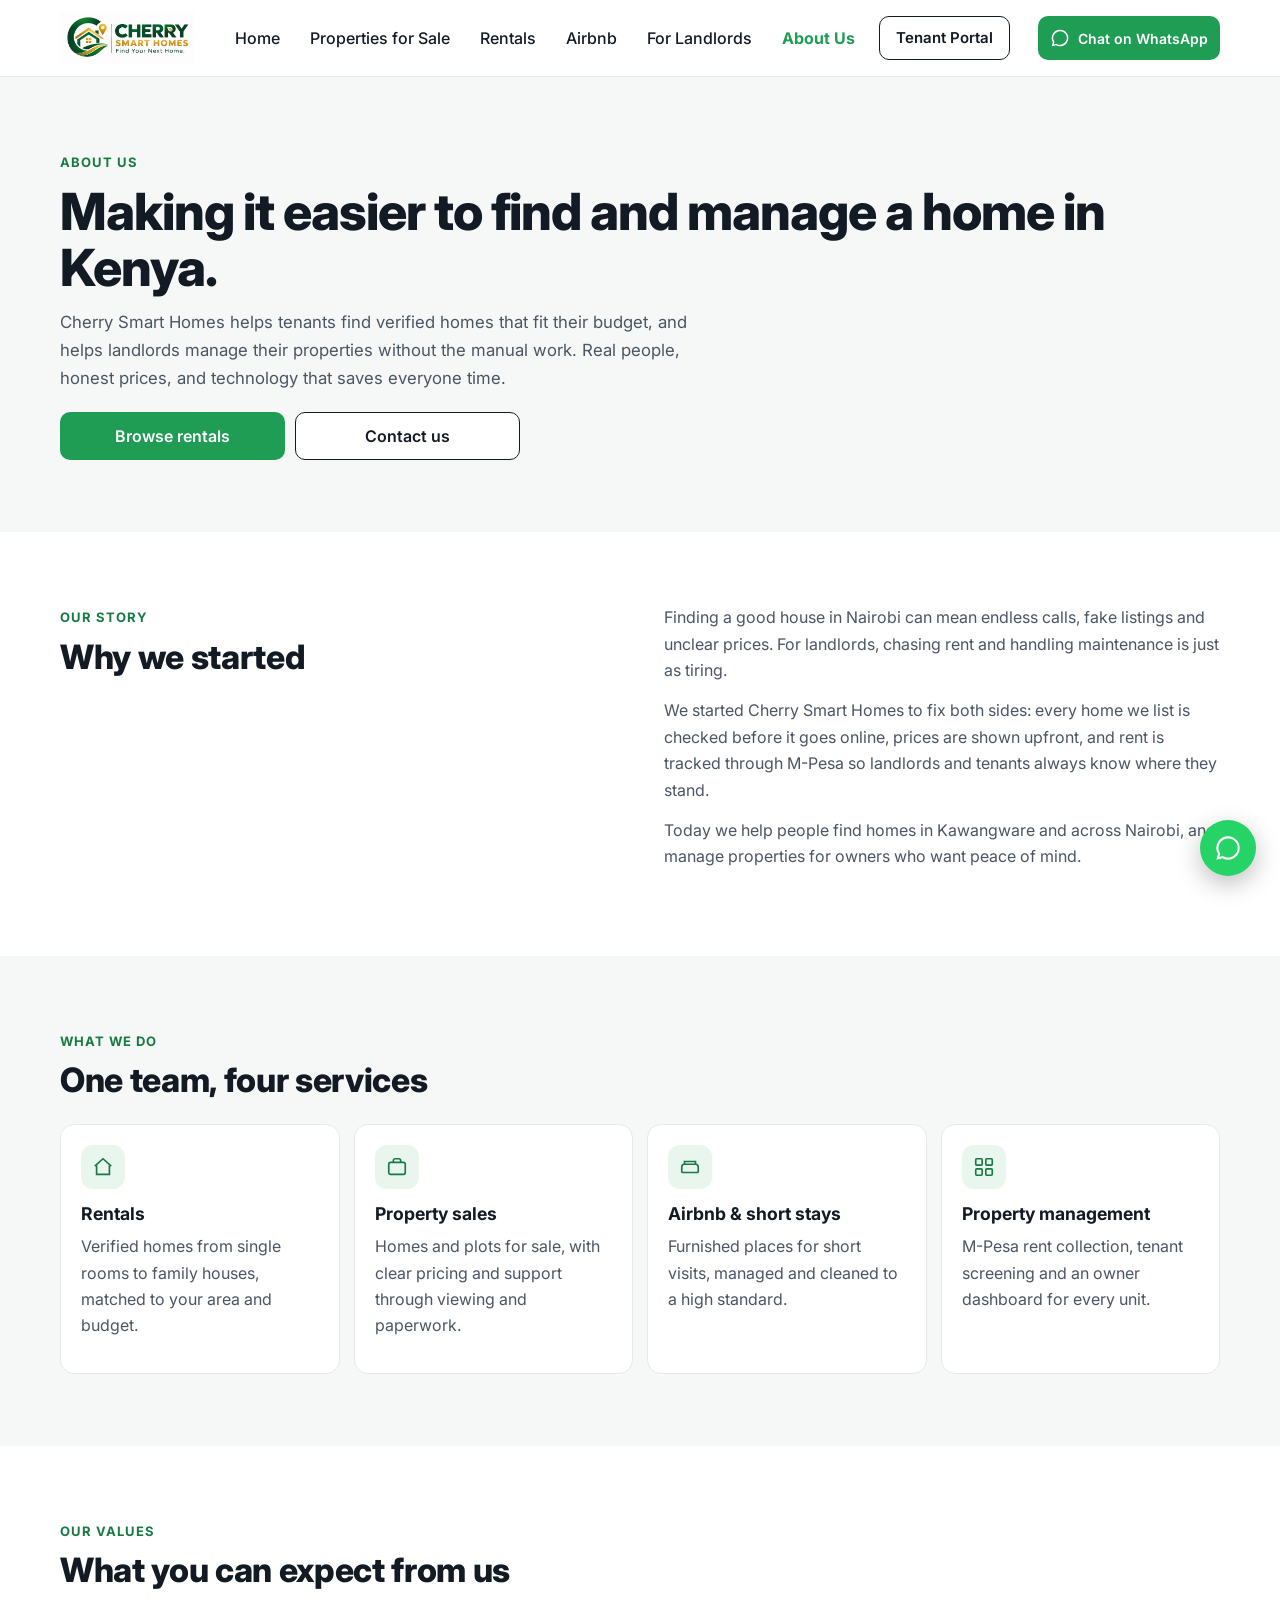
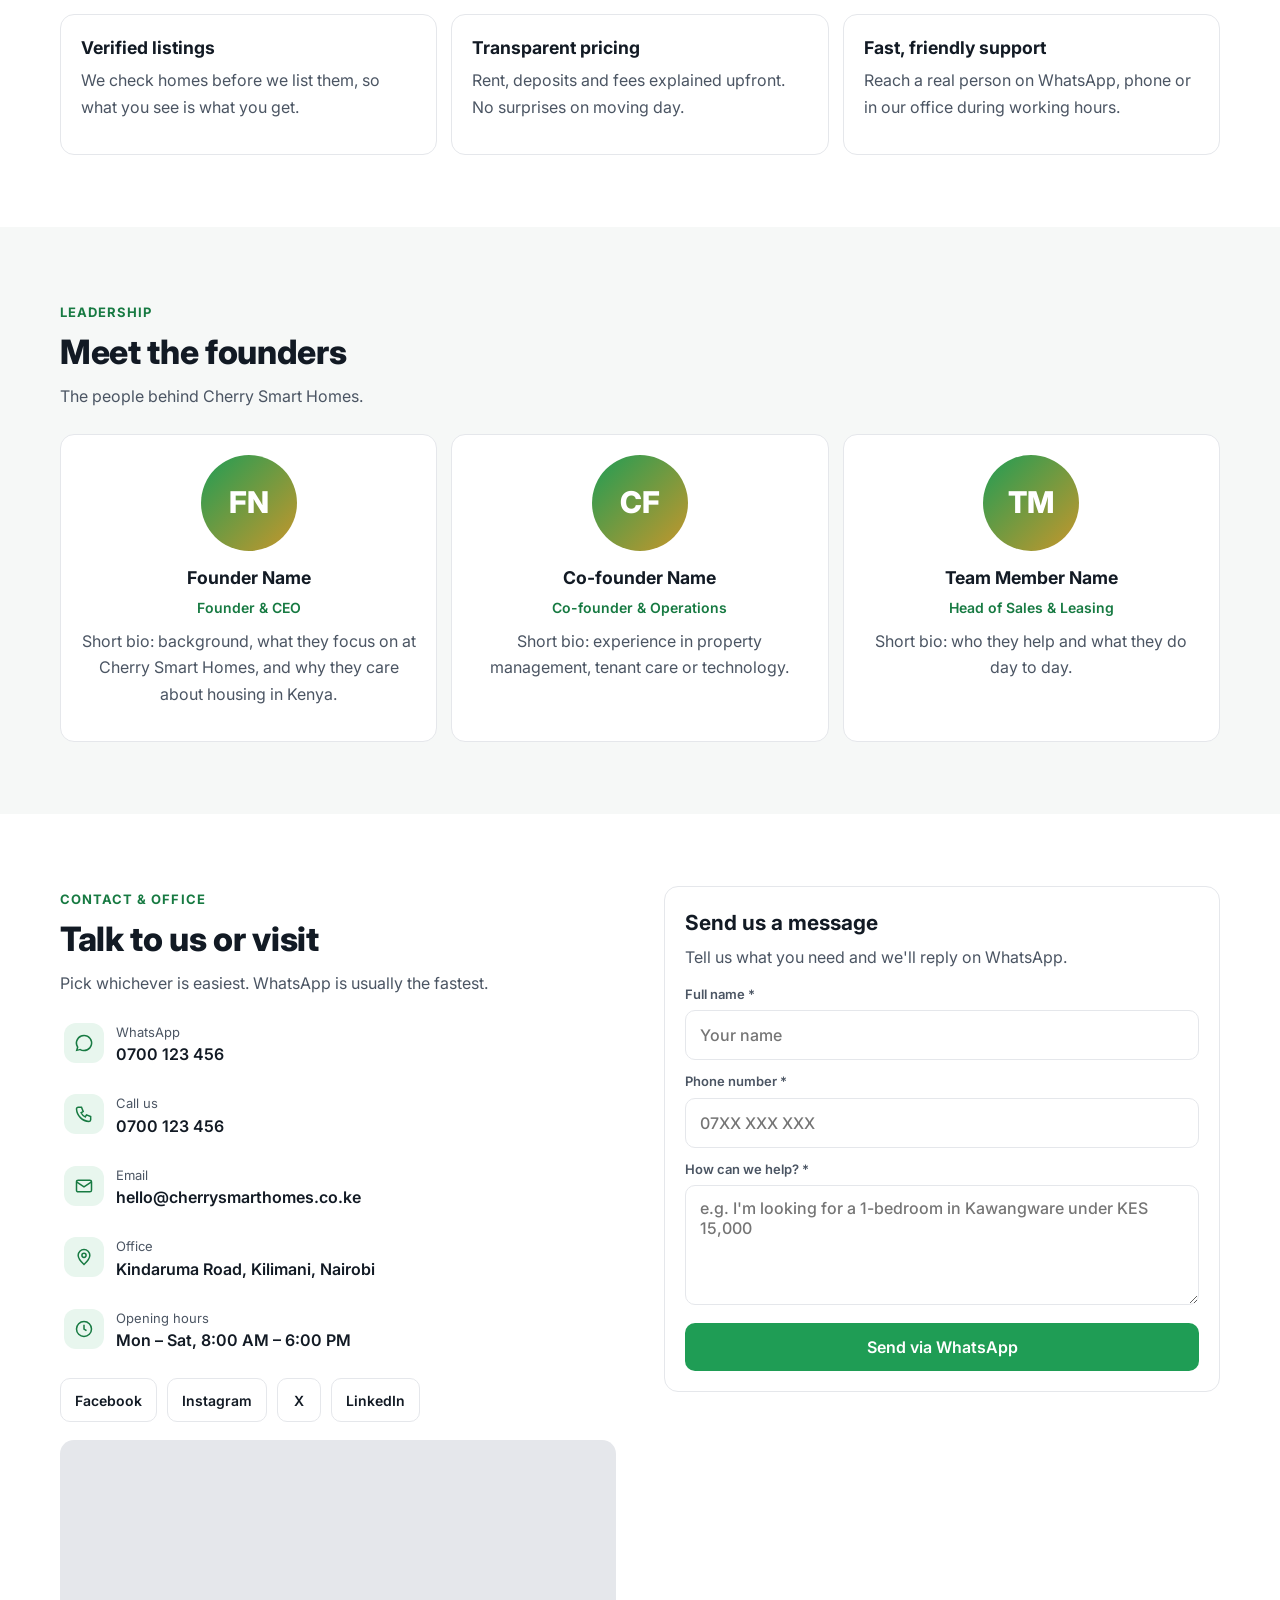
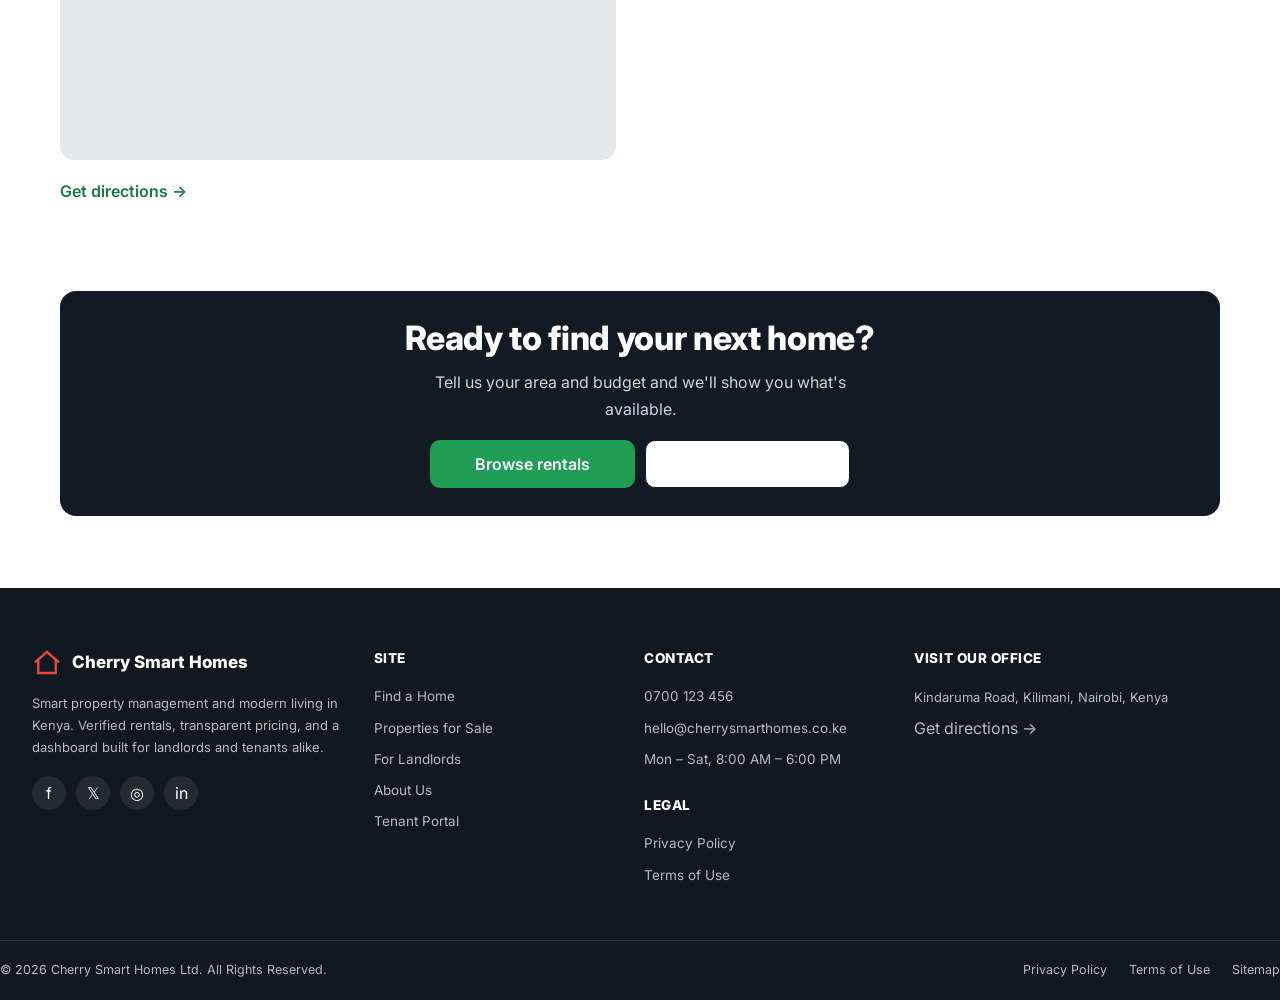
<file: frontend/about us.html>
<!DOCTYPE html>
<html lang="en">
<head>
<meta charset="UTF-8">
<meta name="viewport" content="width=device-width, initial-scale=1, viewport-fit=cover">
<title>About Us — Cherry Smart Homes</title>
<meta name="description" content="Meet the team behind Cherry Smart Homes. Verified rentals, smart property management and friendly service across Nairobi. Contact us on WhatsApp, phone or visit our Kilimani office.">
<meta property="og:title" content="About Us — Cherry Smart Homes">
<meta property="og:description" content="Who we are, what we do, and how to reach us.">
<meta property="og:type" content="website">
<link rel="preconnect" href="https://fonts.googleapis.com">
<link rel="preconnect" href="https://fonts.gstatic.com" crossorigin>
<link href="https://fonts.googleapis.com/css2?family=Inter:wght@400;500;600;700;800;900&display=swap" rel="stylesheet">
<link rel="stylesheet" href="assets/css/base.css">
<link rel="stylesheet" href="assets/css/components.css">

<style>
/* ===== Header (same as index.html — later you can move this into assets/css/header.css) ===== */
.csh-header,.ab-page{
  --csh-green:#1f9d55;--csh-green-dark:#177a42;--csh-gold:#c8962b;
  --csh-ink:#121a24;--csh-muted:#4b5563;--csh-line:#e5e7eb;
  --csh-h:64px;--csh-radius:10px;
  font-family:Inter,system-ui,-apple-system,"Segoe UI",Roboto,sans-serif;color:var(--csh-ink)
}
.csh-header *,.ab-page *,.csh-header *::before,.ab-page *::before{box-sizing:border-box}
.csh-header a,.ab-page a{text-decoration:none;color:inherit}
.csh-header :focus-visible,.ab-page :focus-visible{outline:3px solid var(--csh-gold);outline-offset:2px;border-radius:6px}
.csh-wrap{width:100%;max-width:1200px;margin:0 auto;padding:0 20px}
.csh-btn{display:inline-flex;align-items:center;justify-content:center;gap:8px;min-height:48px;padding:0 22px;border-radius:var(--csh-radius);font:600 16px/1 Inter,sans-serif;border:1.5px solid transparent;cursor:pointer;text-align:center;transition:background .2s,color .2s,border-color .2s}
.csh-btn-primary{background:var(--csh-green);color:#fff!important}
.csh-btn-primary:hover{background:var(--csh-green-dark)}
.csh-btn-outline{background:#fff;color:var(--csh-ink);border-color:var(--csh-ink)}
.csh-btn-outline:hover{background:var(--csh-ink);color:#fff}
.csh-header{position:sticky;top:0;z-index:100;background:#fff;border-bottom:1px solid var(--csh-line);padding-top:env(safe-area-inset-top,0px)}
.csh-bar{display:flex;align-items:center;justify-content:space-between;gap:12px;height:var(--csh-h)}
.csh-logo img{height:46px;width:auto}
.csh-actions{display:flex;align-items:center;gap:8px}
.csh-wa{display:inline-flex;align-items:center;justify-content:center;gap:8px;min-height:44px;min-width:44px;padding:0 12px;border-radius:var(--csh-radius);background:var(--csh-green);color:#fff!important;font-weight:600;font-size:14px}
.csh-wa-text{display:none}
.csh-header .nav-toggle{display:inline-flex;align-items:center;justify-content:center;width:44px;height:44px;padding:0;border:1px solid var(--csh-line);border-radius:var(--csh-radius);background:#fff;color:var(--csh-ink);cursor:pointer}
.csh-nav{position:fixed;inset:calc(var(--csh-h) + env(safe-area-inset-top,0px)) 0 0 0;background:#fff;display:flex;flex-direction:column;padding:12px 20px calc(24px + env(safe-area-inset-bottom,0px));overflow-y:auto;transform:translateX(100%);visibility:hidden;transition:transform .25s ease,visibility .25s}
.csh-nav.open{transform:none;visibility:visible}
.csh-nav a{display:flex;align-items:center;min-height:56px;font-size:18px;font-weight:500;border-bottom:1px solid var(--csh-line)}
.csh-nav a.active{color:var(--csh-green);font-weight:700}
.csh-nav .csh-portal{margin-top:20px;justify-content:center;border:1.5px solid var(--csh-ink);border-radius:var(--csh-radius);font-size:16px;font-weight:600}
body.csh-menu-open{overflow:hidden}

/* ===== About page ===== */
.ab-page section{padding:48px 0}
.ab-eyebrow{display:inline-block;margin-bottom:10px;font-size:13px;font-weight:700;letter-spacing:.08em;text-transform:uppercase;color:var(--csh-green-dark)}
.ab-page h1{margin:0 0 14px;font-size:clamp(2rem,7vw,3.2rem);line-height:1.1;font-weight:800;letter-spacing:-.02em}
.ab-page h2{margin:0 0 12px;font-size:clamp(1.5rem,5vw,2.1rem);line-height:1.15;font-weight:800;letter-spacing:-.01em}
.ab-page h3{margin:0 0 6px;font-size:1.1rem;font-weight:700}
.ab-page p{margin:0 0 14px;color:var(--csh-muted);line-height:1.65}
.ab-intro{max-width:62ch}
.ab-hero{background:#f6f8f7;padding:40px 0 44px!important}
.ab-hero p{font-size:1.05rem;max-width:60ch}
.ab-hero-btns{display:grid;gap:10px;margin-top:20px}
.ab-split{display:grid;gap:28px}
.ab-card{background:#fff;border:1px solid var(--csh-line);border-radius:14px;padding:20px}
.ab-grid{display:grid;gap:14px}
.ab-icon{width:44px;height:44px;border-radius:12px;background:#e8f6ee;color:var(--csh-green-dark);display:flex;align-items:center;justify-content:center;margin-bottom:12px}
.ab-alt{background:#f6f8f7}
.ab-head{margin-bottom:24px}

/* Founders */
.ab-founder{text-align:center}
.ab-avatar{width:96px;height:96px;margin:0 auto 14px;border-radius:50%;background:linear-gradient(135deg,var(--csh-green),var(--csh-gold));color:#fff;display:flex;align-items:center;justify-content:center;font-size:30px;font-weight:800;overflow:hidden}
.ab-avatar img{width:100%;height:100%;object-fit:cover}
.ab-role{display:block;margin-bottom:10px;font-size:14px;font-weight:600;color:var(--csh-green-dark)}

/* Contact */
.ab-contact-list{list-style:none;margin:0;padding:0;display:grid;gap:4px}
.ab-contact-list li a,.ab-contact-list li .row{display:flex;gap:12px;align-items:flex-start;padding:12px 4px;min-height:48px;color:var(--csh-ink)}
.ab-contact-list .ab-icon{width:40px;height:40px;margin:0;flex:none}
.ab-contact-list small{display:block;color:var(--csh-muted);font-size:13px}
.ab-contact-list strong{font-weight:600;word-break:break-word}
.ab-map{width:100%;height:280px;border:0;border-radius:14px;margin-top:18px;background:#e5e7eb}
.ab-form{display:grid;gap:12px}
.ab-form label{display:block;margin-bottom:6px;font-size:13px;font-weight:600;color:var(--csh-muted)}
.ab-form input,.ab-form textarea{width:100%;margin:0;padding:0 14px;border:1.5px solid var(--csh-line);border-radius:var(--csh-radius);background:#fff;color:var(--csh-ink);font:500 16px Inter,sans-serif}
.ab-form input{height:50px}
.ab-form textarea{padding:12px 14px;min-height:120px;resize:vertical}
.ab-form input:focus,.ab-form textarea:focus{border-color:var(--csh-green);outline:none;box-shadow:0 0 0 3px rgba(31,157,85,.18)}
.ab-socials{display:flex;gap:10px;margin-top:14px;flex-wrap:wrap}
.ab-socials a{display:inline-flex;align-items:center;justify-content:center;min-width:44px;height:44px;padding:0 14px;border:1px solid var(--csh-line);border-radius:var(--csh-radius);font-weight:600;font-size:14px}
.ab-socials a:hover{border-color:var(--csh-green);color:var(--csh-green-dark)}
.ab-cta{background:var(--csh-ink);color:#fff;border-radius:16px;padding:28px 20px;text-align:center}
.ab-cta h2{color:#fff}.ab-cta p{color:#cbd5e1;max-width:46ch;margin:0 auto 18px}
.ab-cta-btns{display:grid;gap:10px;max-width:420px;margin:0 auto}

@media (min-width:640px){
  .csh-wa-text{display:inline}
  .ab-grid.cols-3{grid-template-columns:repeat(3,1fr)}
  .ab-grid.cols-2{grid-template-columns:repeat(2,1fr)}
  .ab-hero-btns,.ab-cta-btns{grid-template-columns:1fr 1fr}
  .ab-hero-btns{max-width:460px}
}
@media (min-width:992px){
  .csh-header,.ab-page{--csh-h:76px}
  .csh-logo img{height:54px}
  .csh-header .nav-toggle{display:none}
  .csh-nav{position:static;flex-direction:row;align-items:center;gap:6px;padding:0;overflow:visible;transform:none;visibility:visible;background:none}
  .csh-nav a{min-height:44px;padding:0 12px;font-size:16px;border-bottom:0;border-radius:8px}
  .csh-nav a:hover{background:#f3f4f6}
  .csh-nav .csh-portal{margin:0 0 0 6px;padding:0 16px;font-size:15px}
  .ab-page section{padding:72px 0}
  .ab-hero{padding:72px 0!important}
  .ab-split{grid-template-columns:1fr 1fr;gap:48px;align-items:start}
  .ab-grid.cols-4{grid-template-columns:repeat(4,1fr)}
  .ab-map{height:320px}
}
@media (prefers-reduced-motion:reduce){.csh-nav{transition:none}}
</style>
</head>
<body>

<!-- ================= HEADER ================= -->
<header class="csh-header">
  <div class="csh-wrap csh-bar">
    <a href="index.html" class="csh-logo" aria-label="Cherry Smart Homes home">
      <img src="logo.png" width="205" height="54" alt="Cherry Smart Homes — Find your next home">
    </a>
    <nav id="site-nav" class="csh-nav" aria-label="Main">
      <a href="index.html">Home</a>
      <a href="properties.html?type=sale">Properties for Sale</a>
      <a href="properties.html?type=rent">Rentals</a>
      <a href="bnb.html">Airbnb</a>
      <a href="for-landlords.html">For Landlords</a>
      <a href="about%20us.html" class="active" aria-current="page">About Us</a>
      <a href="tenant-portal.html" class="csh-portal">Tenant Portal</a>
    </nav>
    <div class="csh-actions">
      <a class="csh-wa" target="_blank" rel="noopener"
         href="https://api.whatsapp.com/send?phone=254700123456&text=Hi%2C%20I%27d%20like%20to%20learn%20more%20about%20your%20properties."
         aria-label="Chat with us on WhatsApp">
        <svg width="20" height="20" viewBox="0 0 24 24" fill="currentColor" aria-hidden="true"><path d="M12 2a10 10 0 0 0-8.6 15.1L2 22l5.1-1.3A10 10 0 1 0 12 2zm0 18.2a8.1 8.1 0 0 1-4.1-1.1l-.3-.2-3 .8.8-2.9-.2-.3A8.2 8.2 0 1 1 12 20.2z"/></svg>
        <span class="csh-wa-text">Chat on WhatsApp</span>
      </a>
      <button class="nav-toggle" type="button" aria-label="Open menu" aria-expanded="false" aria-controls="site-nav">
        <svg width="22" height="22" viewBox="0 0 24 24" fill="none" aria-hidden="true"><path d="M3 6h18M3 12h18M3 18h18" stroke="currentColor" stroke-width="2" stroke-linecap="round"/></svg>
      </button>
    </div>
  </div>
</header>

<main class="ab-page">

  <!-- ===== Intro ===== -->
  <section class="ab-hero">
    <div class="csh-wrap">
      <span class="ab-eyebrow">About Us</span>
      <h1>Making it easier to find and manage a home in Kenya.</h1>
      <p>Cherry Smart Homes helps tenants find verified homes that fit their budget, and helps landlords manage their properties without the manual work. Real people, honest prices, and technology that saves everyone time.</p>
      <div class="ab-hero-btns">
        <a class="csh-btn csh-btn-primary" href="properties.html?type=rent">Browse rentals</a>
        <a class="csh-btn csh-btn-outline" href="#contact">Contact us</a>
      </div>
    </div>
  </section>

  <!-- ===== Story ===== -->
  <section>
    <div class="csh-wrap ab-split">
      <div>
        <span class="ab-eyebrow">Our story</span>
        <h2>Why we started</h2>
      </div>
      <div class="ab-intro">
        <!-- EDIT: replace with your real story -->
        <p>Finding a good house in Nairobi can mean endless calls, fake listings and unclear prices. For landlords, chasing rent and handling maintenance is just as tiring.</p>
        <p>We started Cherry Smart Homes to fix both sides: every home we list is checked before it goes online, prices are shown upfront, and rent is tracked through M-Pesa so landlords and tenants always know where they stand.</p>
        <p>Today we help people find homes in Kawangware and across Nairobi, and manage properties for owners who want peace of mind.</p>
      </div>
    </div>
  </section>

  <!-- ===== What we do ===== -->
  <section class="ab-alt">
    <div class="csh-wrap">
      <div class="ab-head">
        <span class="ab-eyebrow">What we do</span>
        <h2>One team, four services</h2>
      </div>
      <div class="ab-grid cols-2 cols-4">
        <div class="ab-card">
          <div class="ab-icon"><svg width="22" height="22" viewBox="0 0 24 24" fill="none" stroke="currentColor" stroke-width="1.8"><path d="M3 11L12 3L21 11"/><path d="M5 10V20H19V10"/></svg></div>
          <h3>Rentals</h3><p>Verified homes from single rooms to family houses, matched to your area and budget.</p>
        </div>
        <div class="ab-card">
          <div class="ab-icon"><svg width="22" height="22" viewBox="0 0 24 24" fill="none" stroke="currentColor" stroke-width="1.8"><rect x="3" y="7" width="18" height="13" rx="2"/><path d="M8 7V5a2 2 0 0 1 2-2h4a2 2 0 0 1 2 2v2"/></svg></div>
          <h3>Property sales</h3><p>Homes and plots for sale, with clear pricing and support through viewing and paperwork.</p>
        </div>
        <div class="ab-card">
          <div class="ab-icon"><svg width="22" height="22" viewBox="0 0 24 24" fill="none" stroke="currentColor" stroke-width="1.8"><path d="M3 18v-6a3 3 0 0 1 3-3h12a3 3 0 0 1 3 3v6"/><path d="M3 18h18M6 9V6h12v3"/></svg></div>
          <h3>Airbnb &amp; short stays</h3><p>Furnished places for short visits, managed and cleaned to a high standard.</p>
        </div>
        <div class="ab-card">
          <div class="ab-icon"><svg width="22" height="22" viewBox="0 0 24 24" fill="none" stroke="currentColor" stroke-width="1.8"><rect x="3" y="3" width="7" height="7" rx="1"/><rect x="14" y="3" width="7" height="7" rx="1"/><rect x="3" y="14" width="7" height="7" rx="1"/><rect x="14" y="14" width="7" height="7" rx="1"/></svg></div>
          <h3>Property management</h3><p>M-Pesa rent collection, tenant screening and an owner dashboard for every unit.</p>
        </div>
      </div>
    </div>
  </section>

  <!-- ===== Values ===== -->
  <section>
    <div class="csh-wrap">
      <div class="ab-head">
        <span class="ab-eyebrow">Our values</span>
        <h2>What you can expect from us</h2>
      </div>
      <div class="ab-grid cols-3">
        <div class="ab-card"><h3>Verified listings</h3><p>We check homes before we list them, so what you see is what you get.</p></div>
        <div class="ab-card"><h3>Transparent pricing</h3><p>Rent, deposits and fees explained upfront. No surprises on moving day.</p></div>
        <div class="ab-card"><h3>Fast, friendly support</h3><p>Reach a real person on WhatsApp, phone or in our office during working hours.</p></div>
      </div>
    </div>
  </section>

  <!-- ===== Founders ===== -->
  <section class="ab-alt" id="founders">
    <div class="csh-wrap">
      <div class="ab-head">
        <span class="ab-eyebrow">Leadership</span>
        <h2>Meet the founders</h2>
        <p class="ab-intro">The people behind Cherry Smart Homes.</p>
      </div>
      <div class="ab-grid cols-3">
        <!-- Replace initials with approved founder photography when available. -->
        <article class="ab-card ab-founder">
          <div class="ab-avatar" aria-hidden="true">FN</div>
          <h3>Founder Name</h3>
          <span class="ab-role">Founder &amp; CEO</span>
          <p>Short bio: background, what they focus on at Cherry Smart Homes, and why they care about housing in Kenya.</p>
        </article>
        <article class="ab-card ab-founder">
          <div class="ab-avatar" aria-hidden="true">CF</div>
          <h3>Co-founder Name</h3>
          <span class="ab-role">Co-founder &amp; Operations</span>
          <p>Short bio: experience in property management, tenant care or technology.</p>
        </article>
        <article class="ab-card ab-founder">
          <div class="ab-avatar" aria-hidden="true">TM</div>
          <h3>Team Member Name</h3>
          <span class="ab-role">Head of Sales &amp; Leasing</span>
          <p>Short bio: who they help and what they do day to day.</p>
        </article>
      </div>
    </div>
  </section>

  <!-- ===== Contact ===== -->
  <section id="contact">
    <div class="csh-wrap ab-split">
      <div>
        <span class="ab-eyebrow">Contact &amp; office</span>
        <h2>Talk to us or visit</h2>
        <p>Pick whichever is easiest. WhatsApp is usually the fastest.</p>
        <ul class="ab-contact-list">
          <li><a href="https://api.whatsapp.com/send?phone=254700123456" target="_blank" rel="noopener">
            <span class="ab-icon"><svg width="20" height="20" viewBox="0 0 24 24" fill="currentColor"><path d="M12 2a10 10 0 0 0-8.6 15.1L2 22l5.1-1.3A10 10 0 1 0 12 2zm0 18.2a8.1 8.1 0 0 1-4.1-1.1l-.3-.2-3 .8.8-2.9-.2-.3A8.2 8.2 0 1 1 12 20.2z"/></svg></span>
            <span><small>WhatsApp</small><strong>0700 123 456</strong></span></a></li>
          <li><a href="tel:+254700123456">
            <span class="ab-icon"><svg width="20" height="20" viewBox="0 0 24 24" fill="none" stroke="currentColor" stroke-width="1.8"><path d="M5 4h4l2 5-2.5 1.5a11 11 0 0 0 5 5L15 13l5 2v4a2 2 0 0 1-2 2A16 16 0 0 1 3 6a2 2 0 0 1 2-2z"/></svg></span>
            <span><small>Call us</small><strong>0700 123 456</strong></span></a></li>
          <li><a href="mailto:hello@cherrysmarthomes.co.ke">
            <span class="ab-icon"><svg width="20" height="20" viewBox="0 0 24 24" fill="none" stroke="currentColor" stroke-width="1.8"><rect x="3" y="5" width="18" height="14" rx="2"/><path d="M3 7l9 6 9-6"/></svg></span>
            <span><small>Email</small><strong>hello@cherrysmarthomes.co.ke</strong></span></a></li>
          <li><div class="row">
            <span class="ab-icon"><svg width="20" height="20" viewBox="0 0 24 24" fill="none" stroke="currentColor" stroke-width="1.8"><path d="M12 21s7-6.2 7-11a7 7 0 1 0-14 0c0 4.8 7 11 7 11z"/><circle cx="12" cy="10" r="2.5"/></svg></span>
            <span><small>Office</small><strong>Kindaruma Road, Kilimani, Nairobi</strong></span></div></li>
          <li><div class="row">
            <span class="ab-icon"><svg width="20" height="20" viewBox="0 0 24 24" fill="none" stroke="currentColor" stroke-width="1.8"><circle cx="12" cy="12" r="9"/><path d="M12 7v5l3 2"/></svg></span>
            <span><small>Opening hours</small><strong>Mon – Sat, 8:00 AM – 6:00 PM</strong></span></div></li>
        </ul>
        <div class="ab-socials">
          <!-- EDIT: add your real social links -->
          <a href="#" aria-label="Facebook">Facebook</a>
          <a href="#" aria-label="Instagram">Instagram</a>
          <a href="#" aria-label="X (Twitter)">X</a>
          <a href="#" aria-label="LinkedIn">LinkedIn</a>
        </div>
        <iframe class="ab-map" title="Map showing our Kilimani office" loading="lazy" referrerpolicy="no-referrer-when-downgrade"
          src="https://www.google.com/maps?q=Kindaruma+Road+Kilimani+Nairobi&output=embed"></iframe>
        <p style="margin-top:12px"><a style="color:var(--csh-green-dark);font-weight:600" target="_blank" rel="noopener" href="https://www.google.com/maps/search/?api=1&query=Kindaruma+Road+Kilimani+Nairobi">Get directions →</a></p>
      </div>

      <div class="ab-card">
        <h3 style="font-size:1.3rem">Send us a message</h3>
        <p>Tell us what you need and we'll reply on WhatsApp.</p>
        <form class="ab-form" id="contact-form">
          <div><label for="c-name">Full name *</label><input id="c-name" type="text" required autocomplete="name" placeholder="Your name"></div>
          <div><label for="c-phone">Phone number *</label><input id="c-phone" type="tel" required autocomplete="tel" inputmode="tel" placeholder="07XX XXX XXX"></div>
          <div><label for="c-msg">How can we help? *</label><textarea id="c-msg" required placeholder="e.g. I'm looking for a 1-bedroom in Kawangware under KES 15,000"></textarea></div>
          <button class="csh-btn csh-btn-primary" type="submit">Send via WhatsApp</button>
        </form>
      </div>
    </div>
  </section>

  <!-- ===== CTA ===== -->
  <section style="padding-top:0">
    <div class="csh-wrap">
      <div class="ab-cta">
        <h2>Ready to find your next home?</h2>
        <p>Tell us your area and budget and we'll show you what's available.</p>
        <div class="ab-cta-btns">
          <a class="csh-btn csh-btn-primary" href="properties.html?type=rent">Browse rentals</a>
          <a class="csh-btn csh-btn-outline" href="for-landlords.html">List your property</a>
        </div>
      </div>
    </div>
  </section>
</main>

<!-- ================= FOOTER ================= -->
<footer class="site-footer">
  <div class="container footer-grid">
    <div class="footer-col">
      <div class="footer-logo">
        <svg class="mark" viewBox="0 0 24 24" fill="none"><path d="M3 11L12 3L21 11" stroke="currentColor" stroke-width="1.9" stroke-linecap="round"/><path d="M5 10V20H19V10" stroke="currentColor" stroke-width="1.9" stroke-linecap="round"/></svg>
        <span><span class="l1">Cherry Smart Homes</span></span>
      </div>
      <p>Smart property management and modern living in Kenya. Verified rentals, transparent pricing, and a dashboard built for landlords and tenants alike.</p>
      <div class="socials">
        <a href="#" aria-label="Facebook">f</a><a href="#" aria-label="Twitter">𝕏</a><a href="#" aria-label="Instagram">◎</a><a href="#" aria-label="LinkedIn">in</a>
      </div>
    </div>
    <div class="footer-col">
      <h5>Site</h5>
      <ul>
        <li><a href="index.html">Find a Home</a></li>
        <li><a href="properties.html">Properties for Sale</a></li>
        <li><a href="for-landlords.html">For Landlords</a></li>
        <li><a href="about%20us.html">About Us</a></li>
        <li><a href="tenant-portal.html">Tenant Portal</a></li>
      </ul>
    </div>
    <div class="footer-col">
      <h5>Contact</h5>
      <ul>
        <li>0700 123 456</li>
        <li>hello@cherrysmarthomes.co.ke</li>
        <li>Mon – Sat, 8:00 AM – 6:00 PM</li>
      </ul>
      <h5 style="margin-top:26px;">Legal</h5>
      <ul>
        <li><a href="#">Privacy Policy</a></li>
        <li><a href="#">Terms of Use</a></li>
      </ul>
    </div>
    <div class="footer-col">
      <h5>Visit Our Office</h5>
      <p style="margin-bottom:8px;">Kindaruma Road, Kilimani, Nairobi, Kenya</p>
      <a href="about%20us.html#contact">Get directions →</a>
    </div>
  </div>
  <div class="container footer-bottom">
    <span>© 2026 Cherry Smart Homes Ltd. All Rights Reserved.</span>
    <div class="links">
      <a href="#">Privacy Policy</a>
      <a href="#">Terms of Use</a>
      <a href="#">Sitemap</a>
    </div>
  </div>
</footer>

<a class="whatsapp-float" href="https://api.whatsapp.com/send?phone=254700123456&text=Hi,%20I'd%20like%20to%20learn%20more." target="_blank" rel="noopener" aria-label="Chat on WhatsApp">
  <svg width="28" height="28" viewBox="0 0 24 24" fill="currentColor"><path d="M12 2a10 10 0 0 0-8.6 15.1L2 22l5.1-1.3A10 10 0 1 0 12 2zm0 18.2a8.1 8.1 0 0 1-4.1-1.1l-.3-.2-3 .8.8-2.9-.2-.3A8.2 8.2 0 1 1 12 20.2z"/></svg>
</a>

<script>
(function(){
  var PHONE='254700123456'; // replace with your real WhatsApp number

  /* Mobile menu */
  var toggle=document.querySelector('.csh-header .nav-toggle'),nav=document.getElementById('site-nav');
  function setMenu(open){
    nav.classList.toggle('open',open);
    document.body.classList.toggle('csh-menu-open',open);
    toggle.setAttribute('aria-expanded',open);
    toggle.setAttribute('aria-label',open?'Close menu':'Open menu');
  }
  toggle.addEventListener('click',function(){setMenu(!nav.classList.contains('open'))});
  nav.addEventListener('click',function(e){if(e.target.closest('a'))setMenu(false)});
  document.addEventListener('keydown',function(e){if(e.key==='Escape')setMenu(false)});
  window.matchMedia('(min-width:992px)').addEventListener('change',function(e){if(e.matches)setMenu(false)});

  /* Contact form -> WhatsApp */
  document.getElementById('contact-form').addEventListener('submit',function(e){
    e.preventDefault();
    var msg='Hi Cherry Smart Homes,\nName: '+document.getElementById('c-name').value.trim()+
            '\nPhone: '+document.getElementById('c-phone').value.trim()+
            '\n\n'+document.getElementById('c-msg').value.trim();
    window.open('https://api.whatsapp.com/send?phone='+PHONE+'&text='+encodeURIComponent(msg),'_blank','noopener');
  });
})();
</script>
</body>
</html>
</file>
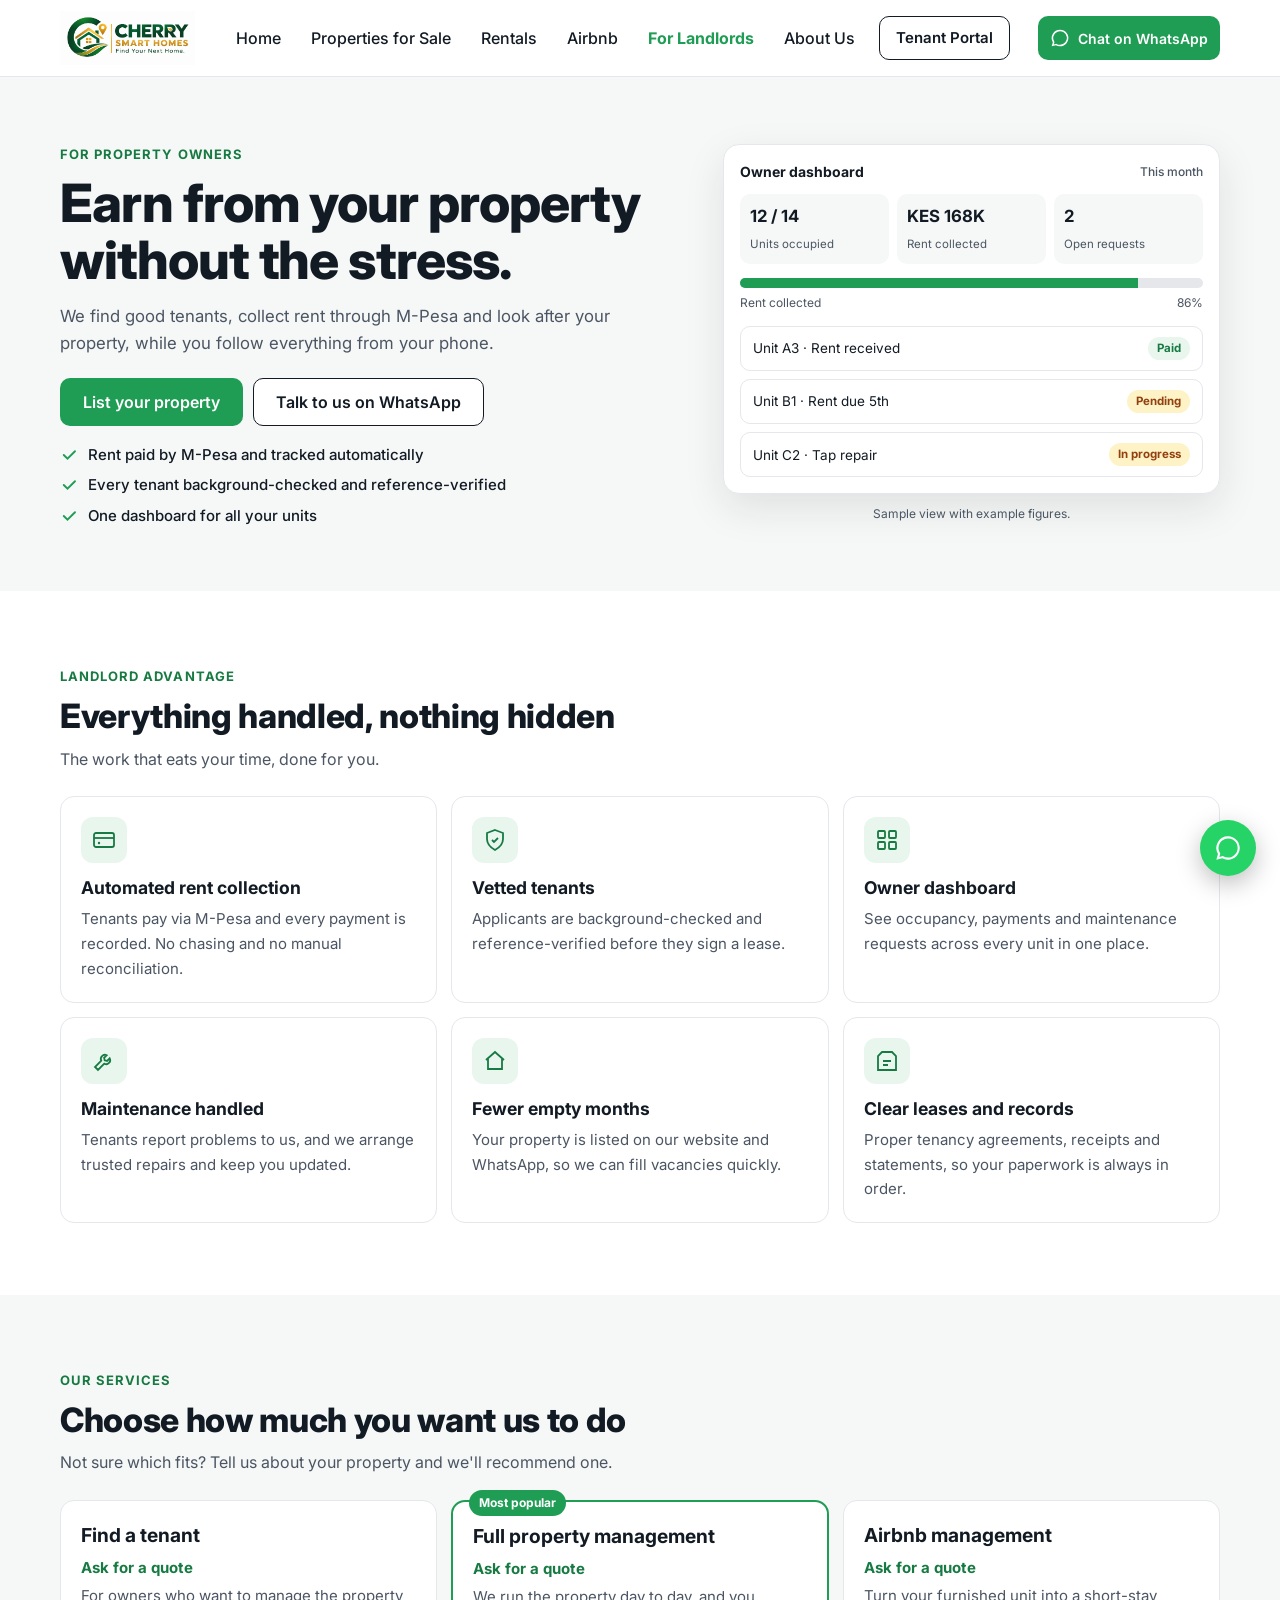
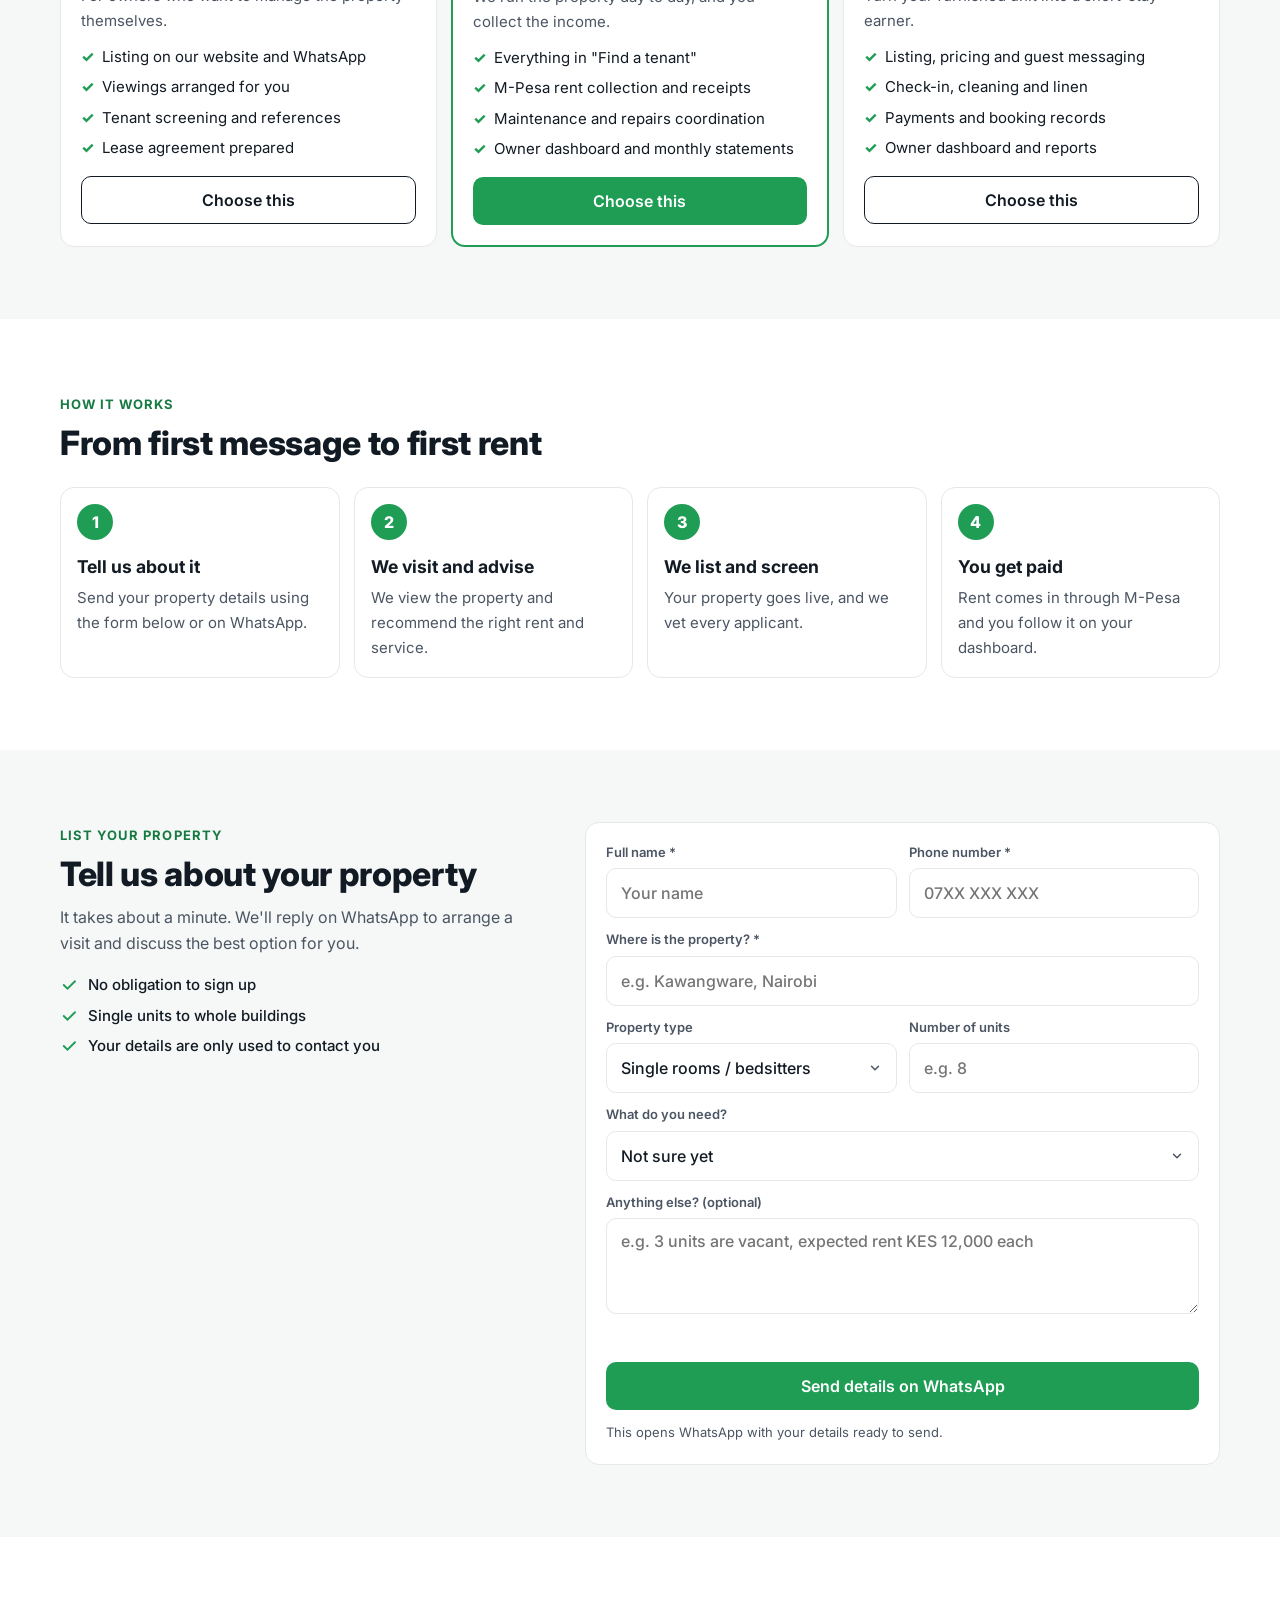
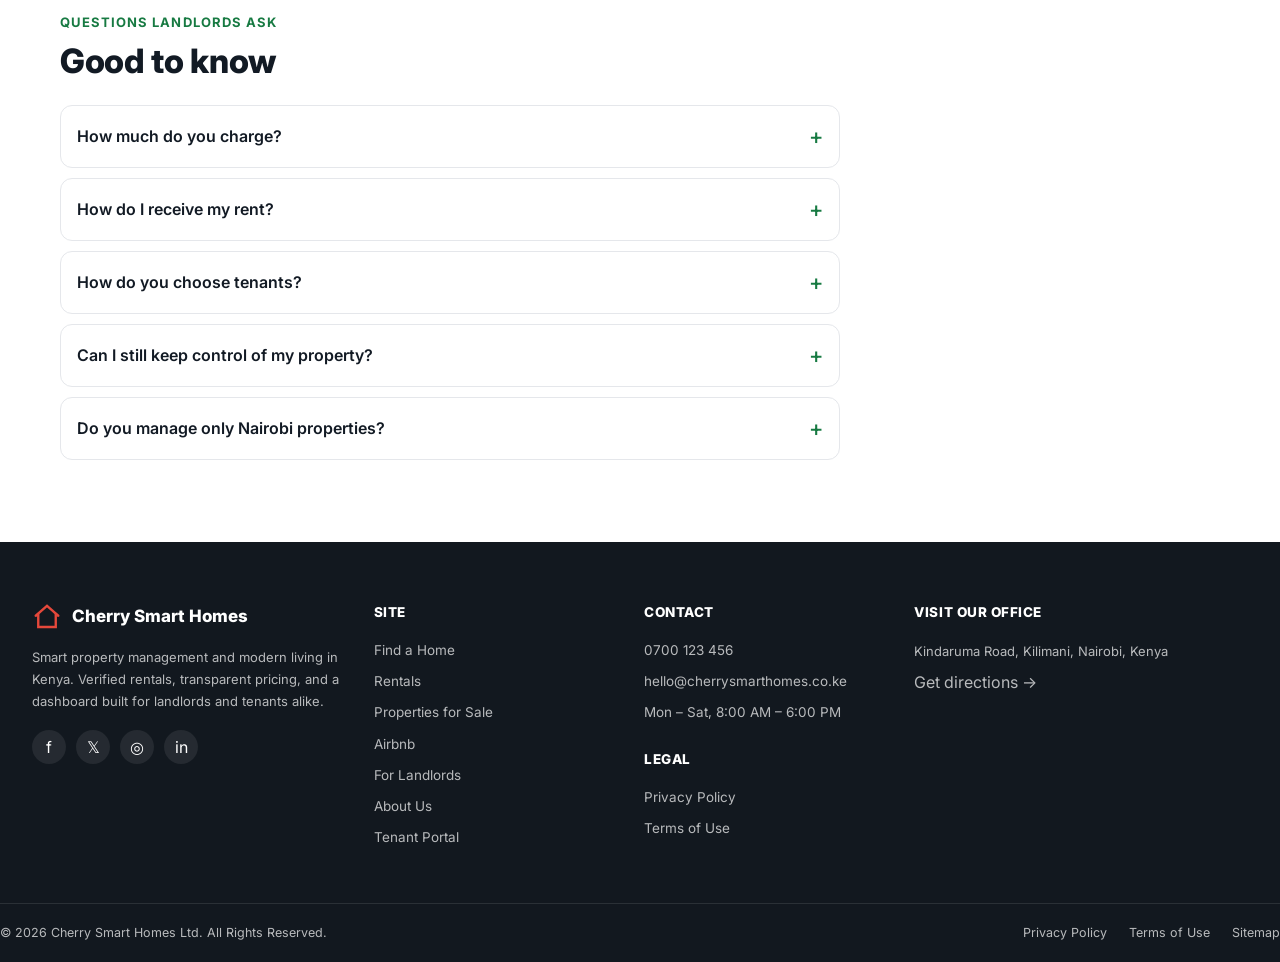
<file: frontend/for-landlords.html>
<!DOCTYPE html>
<html lang="en">
<head>
<meta charset="UTF-8">
<meta name="viewport" content="width=device-width, initial-scale=1, viewport-fit=cover">
<title>For Landlords — Property Management in Nairobi | Cherry Smart Homes</title>
<meta name="description" content="List your property with Cherry Smart Homes. M-Pesa rent collection, tenant screening, maintenance and an owner dashboard, so you can earn from your property without the stress.">
<meta property="og:title" content="For Landlords — Cherry Smart Homes">
<meta property="og:description" content="We find tenants, collect rent via M-Pesa and manage your property for you.">
<meta property="og:type" content="website">
<link rel="preconnect" href="https://fonts.googleapis.com">
<link rel="preconnect" href="https://fonts.gstatic.com" crossorigin>
<link href="https://fonts.googleapis.com/css2?family=Inter:wght@400;500;600;700;800;900&display=swap" rel="stylesheet">
<link rel="stylesheet" href="assets/css/base.css">
<link rel="stylesheet" href="assets/css/components.css">

<style>
/* ===== Header (same as other pages) ===== */
.csh-header,.fl-page{
  --csh-green:#1f9d55;--csh-green-dark:#177a42;--csh-gold:#c8962b;
  --csh-ink:#121a24;--csh-muted:#4b5563;--csh-line:#e5e7eb;
  --csh-h:64px;--csh-radius:10px;
  font-family:Inter,system-ui,-apple-system,"Segoe UI",Roboto,sans-serif;color:var(--csh-ink)
}
.csh-header *,.fl-page *,.csh-header *::before,.fl-page *::before{box-sizing:border-box}
.csh-header a,.fl-page a{text-decoration:none;color:inherit}
.csh-header :focus-visible,.fl-page :focus-visible{outline:3px solid var(--csh-gold);outline-offset:2px;border-radius:6px}
.csh-wrap{width:100%;max-width:1200px;margin:0 auto;padding:0 20px}
.csh-btn{display:inline-flex;align-items:center;justify-content:center;gap:8px;min-height:48px;padding:0 22px;border-radius:var(--csh-radius);font:600 16px/1 Inter,sans-serif;border:1.5px solid transparent;cursor:pointer;text-align:center;transition:background .2s,color .2s,border-color .2s}
.csh-btn-primary{background:var(--csh-green);color:#fff!important}
.csh-btn-primary:hover{background:var(--csh-green-dark)}
.csh-btn-outline{background:#fff;color:var(--csh-ink);border-color:var(--csh-ink)}
.csh-btn-outline:hover{background:var(--csh-ink);color:#fff}
.csh-header{position:sticky;top:0;z-index:100;background:#fff;border-bottom:1px solid var(--csh-line);padding-top:env(safe-area-inset-top,0px)}
.csh-bar{display:flex;align-items:center;justify-content:space-between;gap:12px;height:var(--csh-h)}
.csh-logo img{height:46px;width:auto}
.csh-actions{display:flex;align-items:center;gap:8px}
.csh-wa{display:inline-flex;align-items:center;justify-content:center;gap:8px;min-height:44px;min-width:44px;padding:0 12px;border-radius:var(--csh-radius);background:var(--csh-green);color:#fff!important;font-weight:600;font-size:14px}
.csh-wa-text{display:none}
.csh-header .nav-toggle{display:inline-flex;align-items:center;justify-content:center;width:44px;height:44px;padding:0;border:1px solid var(--csh-line);border-radius:var(--csh-radius);background:#fff;color:var(--csh-ink);cursor:pointer}
.csh-nav{position:fixed;inset:calc(var(--csh-h) + env(safe-area-inset-top,0px)) 0 0 0;background:#fff;display:flex;flex-direction:column;padding:12px 20px calc(24px + env(safe-area-inset-bottom,0px));overflow-y:auto;transform:translateX(100%);visibility:hidden;transition:transform .25s ease,visibility .25s}
.csh-nav.open{transform:none;visibility:visible}
.csh-nav a{display:flex;align-items:center;min-height:56px;font-size:18px;font-weight:500;border-bottom:1px solid var(--csh-line)}
.csh-nav a.active{color:var(--csh-green);font-weight:700}
.csh-nav .csh-portal{margin-top:20px;justify-content:center;border:1.5px solid var(--csh-ink);border-radius:var(--csh-radius);font-size:16px;font-weight:600}
body.csh-menu-open{overflow:hidden}

/* ===== Landlords page ===== */
.fl-page section{padding:48px 0}
.fl-page h1{margin:0 0 14px;font-size:clamp(2rem,7.2vw,3.3rem);line-height:1.08;font-weight:800;letter-spacing:-.02em}
.fl-page h2{margin:0 0 10px;font-size:clamp(1.5rem,5vw,2.1rem);line-height:1.15;font-weight:800;letter-spacing:-.01em}
.fl-page h3{margin:0 0 6px;font-size:1.1rem;font-weight:700}
.fl-page p{margin:0 0 14px;color:var(--csh-muted);line-height:1.65}
.fl-eyebrow{display:inline-block;margin-bottom:10px;font-size:13px;font-weight:700;letter-spacing:.08em;text-transform:uppercase;color:var(--csh-green-dark)}
.fl-alt{background:#f6f8f7}
.fl-head{margin-bottom:24px;max-width:60ch}
.fl-head p{margin:0}
.fl-grid{display:grid;gap:14px}
.fl-card{background:#fff;border:1px solid var(--csh-line);border-radius:14px;padding:20px}
.fl-card p{margin:0;font-size:15px}
.fl-ico{width:46px;height:46px;border-radius:12px;background:#e8f6ee;color:var(--csh-green-dark);display:flex;align-items:center;justify-content:center;margin-bottom:12px}

/* Hero */
.fl-hero{background:#f6f8f7;padding:32px 0 40px!important}
.fl-hero-grid{display:grid;gap:28px}
.fl-hero .lead{font-size:1.05rem;max-width:52ch}
.fl-btns{display:grid;gap:10px;margin:20px 0 4px}
.fl-checks{list-style:none;margin:18px 0 0;padding:0;display:grid;gap:8px}
.fl-checks li{display:flex;gap:10px;align-items:flex-start;color:var(--csh-ink);font-weight:500;font-size:15px}
.fl-checks svg{flex:none;margin-top:2px;color:var(--csh-green)}

/* Dashboard sample */
.fl-dash{background:#fff;border:1px solid var(--csh-line);border-radius:16px;padding:16px;box-shadow:0 14px 40px rgba(18,26,36,.1)}
.fl-dash-head{display:flex;justify-content:space-between;align-items:center;margin-bottom:12px;font-size:14px;font-weight:700}
.fl-dash-head span{font-weight:500;color:var(--csh-muted);font-size:12px}
.fl-tiles{display:grid;grid-template-columns:repeat(3,1fr);gap:8px}
.fl-tile{background:#f6f8f7;border-radius:10px;padding:10px}
.fl-tile b{display:block;font-size:1.05rem}
.fl-tile small{color:var(--csh-muted);font-size:11.5px}
.fl-bar{margin:14px 0 6px;height:10px;border-radius:99px;background:#e5e7eb;overflow:hidden}
.fl-bar i{display:block;height:100%;width:86%;background:var(--csh-green)}
.fl-bar-lbl{display:flex;justify-content:space-between;font-size:12px;color:var(--csh-muted)}
.fl-rows{margin-top:14px;display:grid;gap:8px}
.fl-row{display:flex;justify-content:space-between;align-items:center;gap:8px;padding:10px 12px;border:1px solid var(--csh-line);border-radius:10px;font-size:13.5px}
.fl-pill{font-size:11.5px;font-weight:700;padding:3px 9px;border-radius:99px}
.fl-pill.ok{background:#e8f6ee;color:var(--csh-green-dark)}
.fl-pill.wait{background:#fef3c7;color:#92400e}
.fl-sample{margin:10px 0 0!important;font-size:12px!important;text-align:center}

/* Services */
.fl-plan h3{font-size:1.2rem}
.fl-plan ul{list-style:none;margin:12px 0 16px;padding:0;display:grid;gap:8px;font-size:15px;color:var(--csh-ink)}
.fl-plan li{display:flex;gap:8px;align-items:flex-start}
.fl-plan li::before{content:"✓";color:var(--csh-green);font-weight:800}
.fl-plan .fee{font-weight:700;color:var(--csh-green-dark);margin-bottom:4px!important}
.fl-plan.pop{border:2px solid var(--csh-green);position:relative}
.fl-plan.pop::before{content:"Most popular";position:absolute;top:-12px;left:16px;background:var(--csh-green);color:#fff;font-size:12px;font-weight:700;padding:4px 10px;border-radius:99px}
.fl-plan .csh-btn{width:100%}

/* Steps */
.fl-steps{counter-reset:s;display:grid;gap:14px;list-style:none;margin:0;padding:0}
.fl-steps li{counter-increment:s;display:flex;gap:14px;align-items:flex-start;background:#fff;border:1px solid var(--csh-line);border-radius:14px;padding:16px}
.fl-steps li::before{content:counter(s);flex:none;width:36px;height:36px;border-radius:50%;background:var(--csh-green);color:#fff;font-weight:800;display:flex;align-items:center;justify-content:center}
.fl-steps p{margin:0;font-size:15px}

/* Form */
.fl-form-wrap{display:grid;gap:28px}
.fl-form{display:grid;gap:12px}
.fl-two{display:grid;gap:12px;grid-template-columns:1fr}
.fl-field label{display:block;margin-bottom:6px;font-size:13px;font-weight:600;color:var(--csh-muted)}
.fl-field input,.fl-field select,.fl-field textarea{width:100%;margin:0;padding:0 14px;border:1.5px solid var(--csh-line);border-radius:var(--csh-radius);background:#fff;color:var(--csh-ink);font:500 16px Inter,sans-serif;appearance:none;-webkit-appearance:none}
.fl-field input,.fl-field select{height:50px}
.fl-field textarea{padding:12px 14px;min-height:96px;resize:vertical}
.fl-field select{background-image:url("data:image/svg+xml,%3Csvg xmlns='http://www.w3.org/2000/svg' width='14' height='14' viewBox='0 0 24 24' fill='none' stroke='%234b5563' stroke-width='2.5' stroke-linecap='round'%3E%3Cpath d='M6 9l6 6 6-6'/%3E%3C/svg%3E");background-repeat:no-repeat;background-position:right 14px center;padding-right:38px}
.fl-field input:focus,.fl-field select:focus,.fl-field textarea:focus{border-color:var(--csh-green);outline:none;box-shadow:0 0 0 3px rgba(31,157,85,.18)}
.fl-err{color:#b91c1c;font-size:14px;min-height:18px;margin:0!important}
.fl-small{font-size:13px!important;margin:0!important}

/* FAQ */
.fl-faq{max-width:780px}
.fl-faq details{border:1px solid var(--csh-line);border-radius:12px;background:#fff;margin-bottom:10px}
.fl-faq summary{list-style:none;cursor:pointer;min-height:56px;padding:14px 16px;font-weight:600;display:flex;align-items:center;justify-content:space-between;gap:12px}
.fl-faq summary::-webkit-details-marker{display:none}
.fl-faq summary::after{content:"+";font-size:22px;font-weight:500;color:var(--csh-green-dark);flex:none}
.fl-faq details[open] summary::after{content:"–"}
.fl-faq details p{margin:0;padding:0 16px 16px}

@media (min-width:640px){
  .csh-wa-text{display:inline}
  .fl-grid.c2,.fl-grid.c3,.fl-grid.c4{grid-template-columns:repeat(2,1fr)}
  .fl-btns{grid-template-columns:auto auto;justify-content:start}
  .fl-two{grid-template-columns:1fr 1fr}
}
@media (min-width:992px){
  .csh-header,.fl-page{--csh-h:76px}
  .csh-logo img{height:54px}
  .csh-header .nav-toggle{display:none}
  .csh-nav{position:static;flex-direction:row;align-items:center;gap:6px;padding:0;overflow:visible;transform:none;visibility:visible;background:none}
  .csh-nav a{min-height:44px;padding:0 12px;font-size:16px;border-bottom:0;border-radius:8px}
  .csh-nav a:hover{background:#f3f4f6}
  .csh-nav .csh-portal{margin:0 0 0 6px;padding:0 16px;font-size:15px}
  .fl-page section{padding:72px 0}
  .fl-hero{padding:64px 0!important}
  .fl-hero-grid{grid-template-columns:1.1fr .9fr;align-items:center;gap:56px}
  .fl-grid.c3{grid-template-columns:repeat(3,1fr)}
  .fl-grid.c4{grid-template-columns:repeat(4,1fr)}
  .fl-steps{grid-template-columns:repeat(4,1fr)}
  .fl-steps li{flex-direction:column}
  .fl-form-wrap{grid-template-columns:.85fr 1.15fr;gap:56px;align-items:start}
}
@media (prefers-reduced-motion:reduce){.csh-nav{transition:none}}
</style>
</head>
<body>

<!-- ================= HEADER ================= -->
<header class="csh-header">
  <div class="csh-wrap csh-bar">
    <a href="index.html" class="csh-logo" aria-label="Cherry Smart Homes home">
      <img src="logo.png" width="205" height="54" alt="Cherry Smart Homes — Find your next home">
    </a>
    <nav id="site-nav" class="csh-nav" aria-label="Main">
      <a href="index.html">Home</a>
      <a href="properties.html">Properties for Sale</a>
      <a href="rentals.html">Rentals</a>
      <a href="bnb.html">Airbnb</a>
      <a href="for-landlords.html" class="active" aria-current="page">For Landlords</a>
      <a href="about%20us.html">About Us</a>
      <a href="tenant-portal.html" class="csh-portal">Tenant Portal</a>
    </nav>
    <div class="csh-actions">
      <a class="csh-wa" target="_blank" rel="noopener"
         href="https://api.whatsapp.com/send?phone=254700123456&text=Hi%2C%20I%27m%20a%20landlord%20and%20I%27d%20like%20to%20list%20my%20property."
         aria-label="Chat with us on WhatsApp">
        <svg width="20" height="20" viewBox="0 0 24 24" fill="currentColor" aria-hidden="true"><path d="M12 2a10 10 0 0 0-8.6 15.1L2 22l5.1-1.3A10 10 0 1 0 12 2zm0 18.2a8.1 8.1 0 0 1-4.1-1.1l-.3-.2-3 .8.8-2.9-.2-.3A8.2 8.2 0 1 1 12 20.2z"/></svg>
        <span class="csh-wa-text">Chat on WhatsApp</span>
      </a>
      <button class="nav-toggle" type="button" aria-label="Open menu" aria-expanded="false" aria-controls="site-nav">
        <svg width="22" height="22" viewBox="0 0 24 24" fill="none" aria-hidden="true"><path d="M3 6h18M3 12h18M3 18h18" stroke="currentColor" stroke-width="2" stroke-linecap="round"/></svg>
      </button>
    </div>
  </div>
</header>

<main class="fl-page">

  <!-- ===== Hero ===== -->
  <section class="fl-hero">
    <div class="csh-wrap fl-hero-grid">
      <div>
        <span class="fl-eyebrow">For property owners</span>
        <h1>Earn from your property without the stress.</h1>
        <p class="lead">We find good tenants, collect rent through M-Pesa and look after your property, while you follow everything from your phone.</p>
        <div class="fl-btns">
          <a class="csh-btn csh-btn-primary" href="#list">List your property</a>
          <a class="csh-btn csh-btn-outline" target="_blank" rel="noopener" href="https://api.whatsapp.com/send?phone=254700123456&text=Hi%2C%20I%27m%20a%20landlord%20and%20I%27d%20like%20to%20talk%20about%20managing%20my%20property.">Talk to us on WhatsApp</a>
        </div>
        <ul class="fl-checks">
          <li><svg width="18" height="18" viewBox="0 0 24 24" fill="none" stroke="currentColor" stroke-width="2.5" stroke-linecap="round"><path d="M5 12l5 5L20 7"/></svg>Rent paid by M-Pesa and tracked automatically</li>
          <li><svg width="18" height="18" viewBox="0 0 24 24" fill="none" stroke="currentColor" stroke-width="2.5" stroke-linecap="round"><path d="M5 12l5 5L20 7"/></svg>Every tenant background-checked and reference-verified</li>
          <li><svg width="18" height="18" viewBox="0 0 24 24" fill="none" stroke="currentColor" stroke-width="2.5" stroke-linecap="round"><path d="M5 12l5 5L20 7"/></svg>One dashboard for all your units</li>
        </ul>
      </div>

      <div>
        <div class="fl-dash" aria-hidden="true">
          <div class="fl-dash-head">Owner dashboard <span>This month</span></div>
          <div class="fl-tiles">
            <div class="fl-tile"><b>12 / 14</b><small>Units occupied</small></div>
            <div class="fl-tile"><b>KES 168K</b><small>Rent collected</small></div>
            <div class="fl-tile"><b>2</b><small>Open requests</small></div>
          </div>
          <div class="fl-bar"><i></i></div>
          <div class="fl-bar-lbl"><span>Rent collected</span><span>86%</span></div>
          <div class="fl-rows">
            <div class="fl-row"><span>Unit A3 · Rent received</span><span class="fl-pill ok">Paid</span></div>
            <div class="fl-row"><span>Unit B1 · Rent due 5th</span><span class="fl-pill wait">Pending</span></div>
            <div class="fl-row"><span>Unit C2 · Tap repair</span><span class="fl-pill wait">In progress</span></div>
          </div>
        </div>
        <p class="fl-sample">Sample view with example figures.</p>
      </div>
    </div>
  </section>

  <!-- ===== Benefits ===== -->
  <section>
    <div class="csh-wrap">
      <div class="fl-head">
        <span class="fl-eyebrow">Landlord advantage</span>
        <h2>Everything handled, nothing hidden</h2>
        <p>The work that eats your time, done for you.</p>
      </div>
      <div class="fl-grid c3">
        <div class="fl-card"><div class="fl-ico"><svg width="24" height="24" viewBox="0 0 24 24" fill="none" stroke="currentColor" stroke-width="1.8"><rect x="2" y="5" width="20" height="14" rx="2"/><path d="M2 10h20"/><circle cx="7" cy="15" r="1.2" fill="currentColor" stroke="none"/></svg></div><h3>Automated rent collection</h3><p>Tenants pay via M-Pesa and every payment is recorded. No chasing and no manual reconciliation.</p></div>
        <div class="fl-card"><div class="fl-ico"><svg width="24" height="24" viewBox="0 0 24 24" fill="none" stroke="currentColor" stroke-width="1.8"><path d="M12 2l8 3v6c0 5-3.5 8.5-8 11-4.5-2.5-8-6-8-11V5l8-3z"/><path d="M9 12l2 2 4-4"/></svg></div><h3>Vetted tenants</h3><p>Applicants are background-checked and reference-verified before they sign a lease.</p></div>
        <div class="fl-card"><div class="fl-ico"><svg width="24" height="24" viewBox="0 0 24 24" fill="none" stroke="currentColor" stroke-width="1.8"><rect x="3" y="3" width="7" height="7" rx="1"/><rect x="14" y="3" width="7" height="7" rx="1"/><rect x="3" y="14" width="7" height="7" rx="1"/><rect x="14" y="14" width="7" height="7" rx="1"/></svg></div><h3>Owner dashboard</h3><p>See occupancy, payments and maintenance requests across every unit in one place.</p></div>
        <div class="fl-card"><div class="fl-ico"><svg width="24" height="24" viewBox="0 0 24 24" fill="none" stroke="currentColor" stroke-width="1.8"><path d="M14.7 6.3a4 4 0 0 0-5.4 5.4L3 18l3 3 6.3-6.3a4 4 0 0 0 5.4-5.4l-2.6 2.6-2.4-.6-.6-2.4 2.6-2.6z"/></svg></div><h3>Maintenance handled</h3><p>Tenants report problems to us, and we arrange trusted repairs and keep you updated.</p></div>
        <div class="fl-card"><div class="fl-ico"><svg width="24" height="24" viewBox="0 0 24 24" fill="none" stroke="currentColor" stroke-width="1.8"><path d="M3 11L12 3L21 11"/><path d="M5 10V20H19V10"/></svg></div><h3>Fewer empty months</h3><p>Your property is listed on our website and WhatsApp, so we can fill vacancies quickly.</p></div>
        <div class="fl-card"><div class="fl-ico"><svg width="24" height="24" viewBox="0 0 24 24" fill="none" stroke="currentColor" stroke-width="1.8"><path d="M7 3h10l4 4v14H3V7z"/><path d="M8 12h8M8 16h5"/></svg></div><h3>Clear leases and records</h3><p>Proper tenancy agreements, receipts and statements, so your paperwork is always in order.</p></div>
      </div>
    </div>
  </section>

  <!-- ===== Services ===== -->
  <section class="fl-alt" id="services">
    <div class="csh-wrap">
      <div class="fl-head">
        <span class="fl-eyebrow">Our services</span>
        <h2>Choose how much you want us to do</h2>
        <p>Not sure which fits? Tell us about your property and we'll recommend one.</p>
      </div>
      <!-- EDIT: replace the fee lines and bullets with your real packages and rates -->
      <div class="fl-grid c3">
        <div class="fl-card fl-plan">
          <h3>Find a tenant</h3>
          <p class="fee">Ask for a quote</p>
          <p>For owners who want to manage the property themselves.</p>
          <ul><li>Listing on our website and WhatsApp</li><li>Viewings arranged for you</li><li>Tenant screening and references</li><li>Lease agreement prepared</li></ul>
          <a class="csh-btn csh-btn-outline" href="#list" data-plan="Find a tenant">Choose this</a>
        </div>
        <div class="fl-card fl-plan pop">
          <h3>Full property management</h3>
          <p class="fee">Ask for a quote</p>
          <p>We run the property day to day, and you collect the income.</p>
          <ul><li>Everything in "Find a tenant"</li><li>M-Pesa rent collection and receipts</li><li>Maintenance and repairs coordination</li><li>Owner dashboard and monthly statements</li></ul>
          <a class="csh-btn csh-btn-primary" href="#list" data-plan="Full property management">Choose this</a>
        </div>
        <div class="fl-card fl-plan">
          <h3>Airbnb management</h3>
          <p class="fee">Ask for a quote</p>
          <p>Turn your furnished unit into a short-stay earner.</p>
          <ul><li>Listing, pricing and guest messaging</li><li>Check-in, cleaning and linen</li><li>Payments and booking records</li><li>Owner dashboard and reports</li></ul>
          <a class="csh-btn csh-btn-outline" href="#list" data-plan="Airbnb management">Choose this</a>
        </div>
      </div>
    </div>
  </section>

  <!-- ===== How it works ===== -->
  <section>
    <div class="csh-wrap">
      <div class="fl-head">
        <span class="fl-eyebrow">How it works</span>
        <h2>From first message to first rent</h2>
      </div>
      <ol class="fl-steps">
        <li><div><h3>Tell us about it</h3><p>Send your property details using the form below or on WhatsApp.</p></div></li>
        <li><div><h3>We visit and advise</h3><p>We view the property and recommend the right rent and service.</p></div></li>
        <li><div><h3>We list and screen</h3><p>Your property goes live, and we vet every applicant.</p></div></li>
        <li><div><h3>You get paid</h3><p>Rent comes in through M-Pesa and you follow it on your dashboard.</p></div></li>
      </ol>
    </div>
  </section>

  <!-- ===== Form ===== -->
  <section class="fl-alt" id="list">
    <div class="csh-wrap fl-form-wrap">
      <div>
        <span class="fl-eyebrow">List your property</span>
        <h2>Tell us about your property</h2>
        <p>It takes about a minute. We'll reply on WhatsApp to arrange a visit and discuss the best option for you.</p>
        <ul class="fl-checks">
          <li><svg width="18" height="18" viewBox="0 0 24 24" fill="none" stroke="currentColor" stroke-width="2.5" stroke-linecap="round"><path d="M5 12l5 5L20 7"/></svg>No obligation to sign up</li>
          <li><svg width="18" height="18" viewBox="0 0 24 24" fill="none" stroke="currentColor" stroke-width="2.5" stroke-linecap="round"><path d="M5 12l5 5L20 7"/></svg>Single units to whole buildings</li>
          <li><svg width="18" height="18" viewBox="0 0 24 24" fill="none" stroke="currentColor" stroke-width="2.5" stroke-linecap="round"><path d="M5 12l5 5L20 7"/></svg>Your details are only used to contact you</li>
        </ul>
      </div>
      <div class="fl-card">
        <form class="fl-form" id="owner-form" novalidate>
          <div class="fl-two">
            <div class="fl-field"><label for="o-name">Full name *</label><input id="o-name" required autocomplete="name" placeholder="Your name"></div>
            <div class="fl-field"><label for="o-phone">Phone number *</label><input id="o-phone" type="tel" inputmode="tel" required autocomplete="tel" placeholder="07XX XXX XXX"></div>
          </div>
          <div class="fl-field"><label for="o-loc">Where is the property? *</label><input id="o-loc" required placeholder="e.g. Kawangware, Nairobi"></div>
          <div class="fl-two">
            <div class="fl-field">
              <label for="o-type">Property type</label>
              <select id="o-type">
                <option>Single rooms / bedsitters</option>
                <option>Apartments</option>
                <option>House / maisonette</option>
                <option>Furnished unit (Airbnb)</option>
                <option>Commercial</option>
                <option>Other</option>
              </select>
            </div>
            <div class="fl-field"><label for="o-units">Number of units</label><input id="o-units" type="number" min="1" inputmode="numeric" placeholder="e.g. 8"></div>
          </div>
          <div class="fl-field">
            <label for="o-service">What do you need?</label>
            <select id="o-service">
              <option>Not sure yet</option>
              <option>Find a tenant</option>
              <option>Full property management</option>
              <option>Airbnb management</option>
              <option>Sell my property</option>
            </select>
          </div>
          <div class="fl-field"><label for="o-msg">Anything else? (optional)</label><textarea id="o-msg" placeholder="e.g. 3 units are vacant, expected rent KES 12,000 each"></textarea></div>
          <p class="fl-err" id="o-err" role="alert"></p>
          <button class="csh-btn csh-btn-primary" type="submit">Send details on WhatsApp</button>
          <p class="fl-small">This opens WhatsApp with your details ready to send.</p>
        </form>
      </div>
    </div>
  </section>

  <!-- ===== FAQ ===== -->
  <section>
    <div class="csh-wrap">
      <div class="fl-head">
        <span class="fl-eyebrow">Questions landlords ask</span>
        <h2>Good to know</h2>
      </div>
      <!-- EDIT these answers to match your real terms -->
      <div class="fl-faq">
        <details><summary>How much do you charge?</summary><p>Our fee depends on the service and the number of units. Send us your details and we'll give you a clear quote before you commit.</p></details>
        <details><summary>How do I receive my rent?</summary><p>Tenants pay through M-Pesa and every payment is recorded. We send your rent to you and share a statement so you always know where the money is.</p></details>
        <details><summary>How do you choose tenants?</summary><p>We check each applicant's background and references before any lease is signed, and you stay informed throughout.</p></details>
        <details><summary>Can I still keep control of my property?</summary><p>Yes. You see everything on your owner dashboard and you approve major decisions such as big repairs.</p></details>
        <details><summary>Do you manage only Nairobi properties?</summary><p>We focus on Nairobi and surrounding areas. If your property is elsewhere, message us and we'll let you know if we can help.</p></details>
      </div>
    </div>
  </section>
</main>

<!-- ================= FOOTER ================= -->
<footer class="site-footer">
  <div class="container footer-grid">
    <div class="footer-col">
      <div class="footer-logo">
        <svg class="mark" viewBox="0 0 24 24" fill="none"><path d="M3 11L12 3L21 11" stroke="currentColor" stroke-width="1.9" stroke-linecap="round"/><path d="M5 10V20H19V10" stroke="currentColor" stroke-width="1.9" stroke-linecap="round"/></svg>
        <span><span class="l1">Cherry Smart Homes</span></span>
      </div>
      <p>Smart property management and modern living in Kenya. Verified rentals, transparent pricing, and a dashboard built for landlords and tenants alike.</p>
      <div class="socials">
        <a href="#" aria-label="Facebook">f</a><a href="#" aria-label="Twitter">𝕏</a><a href="#" aria-label="Instagram">◎</a><a href="#" aria-label="LinkedIn">in</a>
      </div>
    </div>
    <div class="footer-col">
      <h5>Site</h5>
      <ul>
        <li><a href="index.html">Find a Home</a></li>
        <li><a href="rentals.html">Rentals</a></li>
        <li><a href="properties.html">Properties for Sale</a></li>
        <li><a href="bnb.html">Airbnb</a></li>
        <li><a href="for-landlords.html">For Landlords</a></li>
        <li><a href="about%20us.html">About Us</a></li>
        <li><a href="tenant-portal.html">Tenant Portal</a></li>
      </ul>
    </div>
    <div class="footer-col">
      <h5>Contact</h5>
      <ul>
        <li>0700 123 456</li>
        <li>hello@cherrysmarthomes.co.ke</li>
        <li>Mon – Sat, 8:00 AM – 6:00 PM</li>
      </ul>
      <h5 style="margin-top:26px;">Legal</h5>
      <ul>
        <li><a href="#">Privacy Policy</a></li>
        <li><a href="#">Terms of Use</a></li>
      </ul>
    </div>
    <div class="footer-col">
      <h5>Visit Our Office</h5>
      <p style="margin-bottom:8px;">Kindaruma Road, Kilimani, Nairobi, Kenya</p>
      <a href="about%20us.html#contact">Get directions →</a>
    </div>
  </div>
  <div class="container footer-bottom">
    <span>© 2026 Cherry Smart Homes Ltd. All Rights Reserved.</span>
    <div class="links"><a href="#">Privacy Policy</a><a href="#">Terms of Use</a><a href="#">Sitemap</a></div>
  </div>
</footer>

<a class="whatsapp-float" href="https://api.whatsapp.com/send?phone=254700123456&text=Hi,%20I'm%20a%20landlord%20and%20I'd%20like%20to%20list%20my%20property." target="_blank" rel="noopener" aria-label="Chat on WhatsApp">
  <svg width="28" height="28" viewBox="0 0 24 24" fill="currentColor"><path d="M12 2a10 10 0 0 0-8.6 15.1L2 22l5.1-1.3A10 10 0 1 0 12 2zm0 18.2a8.1 8.1 0 0 1-4.1-1.1l-.3-.2-3 .8.8-2.9-.2-.3A8.2 8.2 0 1 1 12 20.2z"/></svg>
</a>

<script>
(function(){
  var PHONE='254700123456'; // replace with your real WhatsApp number
  var $=function(id){return document.getElementById(id)};

  /* Plan buttons pre-select the service in the form */
  document.querySelectorAll('[data-plan]').forEach(function(a){
    a.addEventListener('click',function(){
      var plan=a.getAttribute('data-plan'),sel=$('o-service');
      for(var i=0;i<sel.options.length;i++){if(sel.options[i].text===plan){sel.selectedIndex=i;break}}
    });
  });

  /* Owner form -> WhatsApp */
  $('owner-form').addEventListener('submit',function(e){
    e.preventDefault();
    var name=$('o-name').value.trim(),phone=$('o-phone').value.trim(),loc=$('o-loc').value.trim();
    if(!name||!phone||!loc){$('o-err').textContent='Please fill in your name, phone number and the property location.';return}
    $('o-err').textContent='';
    var units=$('o-units').value.trim(),extra=$('o-msg').value.trim();
    var msg='Hi Cherry Smart Homes, I am a landlord and I would like to list my property.\n\n'+
      'Name: '+name+'\nPhone: '+phone+'\nLocation: '+loc+
      '\nProperty type: '+$('o-type').value+
      (units?'\nUnits: '+units:'')+
      '\nService needed: '+$('o-service').value+
      (extra?'\n\nNotes: '+extra:'');
    window.open('https://api.whatsapp.com/send?phone='+PHONE+'&text='+encodeURIComponent(msg),'_blank','noopener');
  });

  /* Mobile nav */
  var toggle=document.querySelector('.csh-header .nav-toggle'),nav=$('site-nav');
  function setMenu(o){nav.classList.toggle('open',o);document.body.classList.toggle('csh-menu-open',o);toggle.setAttribute('aria-expanded',o);toggle.setAttribute('aria-label',o?'Close menu':'Open menu')}
  toggle.addEventListener('click',function(){setMenu(!nav.classList.contains('open'))});
  nav.addEventListener('click',function(e){if(e.target.closest('a'))setMenu(false)});
  document.addEventListener('keydown',function(e){if(e.key==='Escape')setMenu(false)});
  window.matchMedia('(min-width:992px)').addEventListener('change',function(e){if(e.matches)setMenu(false)});
})();
</script>
</body>
</html>
</file>
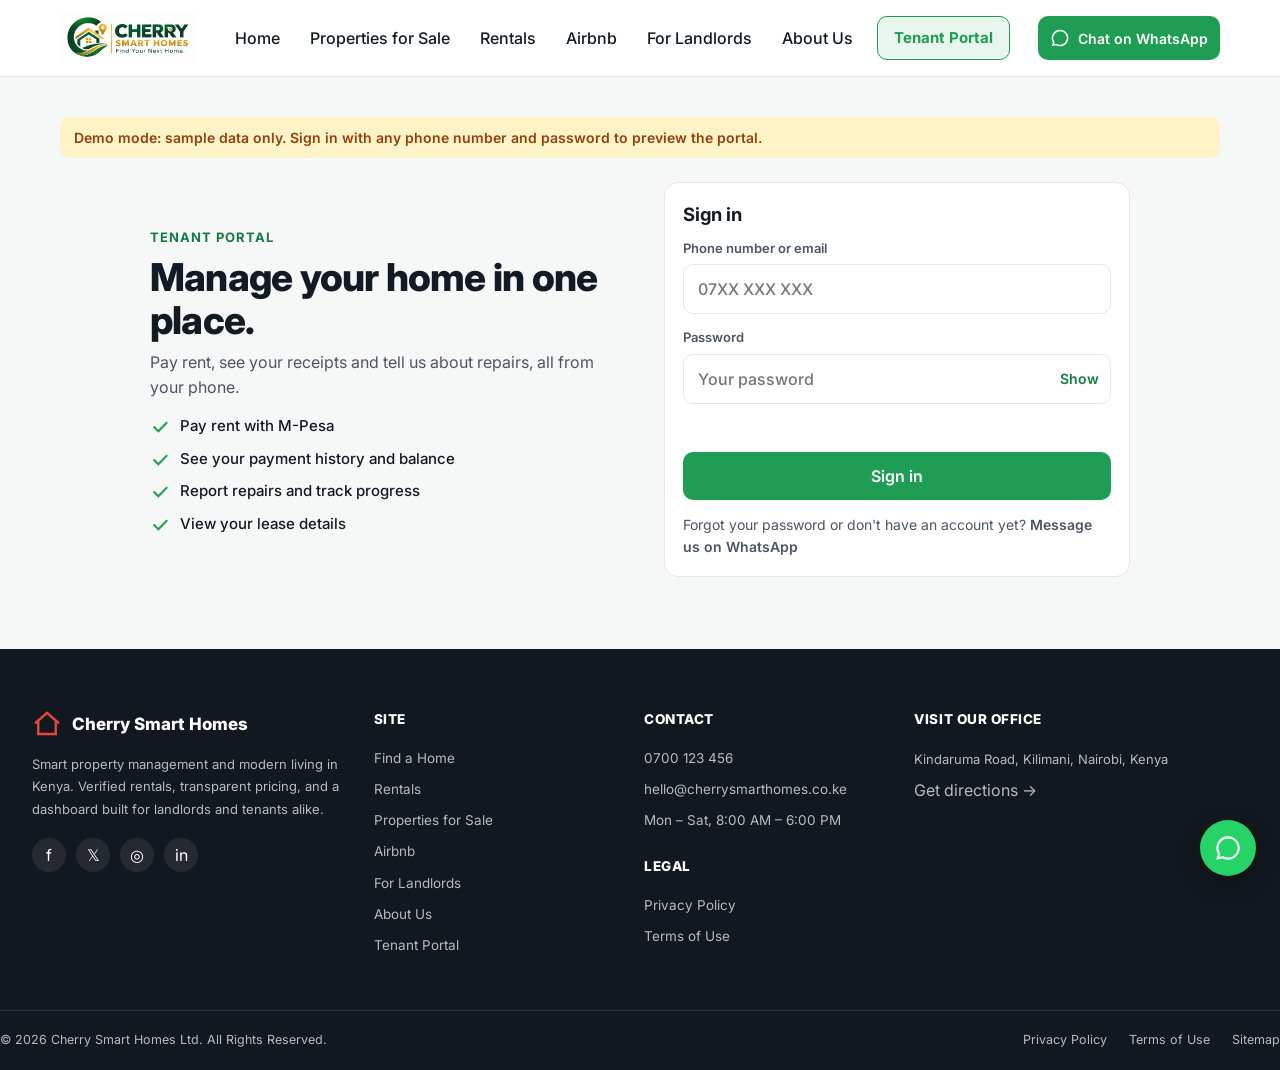
<file: frontend/tenant-portal.html>
<!DOCTYPE html>
<html lang="en">
<head>
<meta charset="UTF-8">
<meta name="viewport" content="width=device-width, initial-scale=1, viewport-fit=cover">
<meta name="robots" content="noindex">
<title>Tenant Portal — Cherry Smart Homes</title>
<meta name="description" content="Pay rent with M-Pesa, see your payment history, report repairs and view your lease. Tenant portal for Cherry Smart Homes.">
<link rel="preconnect" href="https://fonts.googleapis.com">
<link rel="preconnect" href="https://fonts.gstatic.com" crossorigin>
<link href="https://fonts.googleapis.com/css2?family=Inter:wght@400;500;600;700;800;900&display=swap" rel="stylesheet">
<link rel="stylesheet" href="assets/css/base.css">
<link rel="stylesheet" href="assets/css/components.css">

<style>
/* ===== Header (same as other pages) ===== */
.csh-header,.tp-page{
  --csh-green:#1f9d55;--csh-green-dark:#177a42;--csh-gold:#c8962b;
  --csh-ink:#121a24;--csh-muted:#4b5563;--csh-line:#e5e7eb;
  --csh-h:64px;--csh-radius:10px;
  font-family:Inter,system-ui,-apple-system,"Segoe UI",Roboto,sans-serif;color:var(--csh-ink)
}
.csh-header *,.tp-page *,.csh-header *::before,.tp-page *::before{box-sizing:border-box}
.csh-header a,.tp-page a{text-decoration:none;color:inherit}
.csh-header :focus-visible,.tp-page :focus-visible{outline:3px solid var(--csh-gold);outline-offset:2px;border-radius:6px}
.csh-wrap{width:100%;max-width:1200px;margin:0 auto;padding:0 20px}
.csh-btn{display:inline-flex;align-items:center;justify-content:center;gap:8px;min-height:48px;padding:0 22px;border-radius:var(--csh-radius);font:600 16px/1 Inter,sans-serif;border:1.5px solid transparent;cursor:pointer;text-align:center;transition:background .2s,color .2s,border-color .2s}
.csh-btn[disabled]{opacity:.6;cursor:not-allowed}
.csh-btn-primary{background:var(--csh-green);color:#fff!important}
.csh-btn-primary:hover{background:var(--csh-green-dark)}
.csh-btn-outline{background:#fff;color:var(--csh-ink);border-color:var(--csh-ink)}
.csh-btn-outline:hover{background:var(--csh-ink);color:#fff}
.csh-header{position:sticky;top:0;z-index:100;background:#fff;border-bottom:1px solid var(--csh-line);padding-top:env(safe-area-inset-top,0px)}
.csh-bar{display:flex;align-items:center;justify-content:space-between;gap:12px;height:var(--csh-h)}
.csh-logo img{height:46px;width:auto}
.csh-actions{display:flex;align-items:center;gap:8px}
.csh-wa{display:inline-flex;align-items:center;justify-content:center;gap:8px;min-height:44px;min-width:44px;padding:0 12px;border-radius:var(--csh-radius);background:var(--csh-green);color:#fff!important;font-weight:600;font-size:14px}
.csh-wa-text{display:none}
.csh-header .nav-toggle{display:inline-flex;align-items:center;justify-content:center;width:44px;height:44px;padding:0;border:1px solid var(--csh-line);border-radius:var(--csh-radius);background:#fff;color:var(--csh-ink);cursor:pointer}
.csh-nav{position:fixed;inset:calc(var(--csh-h) + env(safe-area-inset-top,0px)) 0 0 0;background:#fff;display:flex;flex-direction:column;padding:12px 20px calc(24px + env(safe-area-inset-bottom,0px));overflow-y:auto;transform:translateX(100%);visibility:hidden;transition:transform .25s ease,visibility .25s}
.csh-nav.open{transform:none;visibility:visible}
.csh-nav a{display:flex;align-items:center;min-height:56px;font-size:18px;font-weight:500;border-bottom:1px solid var(--csh-line)}
.csh-nav a.active{color:var(--csh-green);font-weight:700}
.csh-nav .csh-portal{margin-top:20px;justify-content:center;border:1.5px solid var(--csh-ink);border-radius:var(--csh-radius);font-size:16px;font-weight:600}
.csh-nav .csh-portal.active{border-color:var(--csh-green);background:#e8f6ee}
body.csh-menu-open{overflow:hidden}

/* ===== Portal ===== */
.tp-page{background:#f6f8f7;min-height:60vh;padding:20px 0 56px}
.tp-page h1{margin:0 0 8px;font-size:clamp(1.7rem,6vw,2.4rem);line-height:1.12;font-weight:800;letter-spacing:-.02em}
.tp-page h2{margin:0 0 10px;font-size:1.15rem;font-weight:700}
.tp-page h3{margin:0 0 4px;font-size:1rem;font-weight:700}
.tp-page p{margin:0 0 12px;color:var(--csh-muted);line-height:1.6}
.tp-demo{margin:0 0 16px;padding:10px 14px;border-radius:var(--csh-radius);background:#fef3c7;color:#92400e;font-size:14px;font-weight:600}
.tp-card{background:#fff;border:1px solid var(--csh-line);border-radius:14px;padding:18px}
.tp-eyebrow{display:inline-block;margin-bottom:8px;font-size:13px;font-weight:700;letter-spacing:.08em;text-transform:uppercase;color:var(--csh-green-dark)}

/* Sign in */
.tp-login{display:grid;gap:20px;max-width:980px;margin:0 auto;padding-top:8px}
.tp-list{list-style:none;margin:14px 0 0;padding:0;display:grid;gap:10px}
.tp-list li{display:flex;gap:10px;align-items:flex-start;font-weight:500;font-size:15px}
.tp-list svg{flex:none;margin-top:2px;color:var(--csh-green)}
.tp-form{display:grid;gap:14px}
.tp-field label{display:block;margin-bottom:6px;font-size:13px;font-weight:600;color:var(--csh-muted)}
.tp-field input,.tp-field select,.tp-field textarea{width:100%;margin:0;padding:0 14px;border:1.5px solid var(--csh-line);border-radius:var(--csh-radius);background:#fff;color:var(--csh-ink);font:500 16px Inter,sans-serif;appearance:none;-webkit-appearance:none}
.tp-field input,.tp-field select{height:50px}
.tp-field textarea{padding:12px 14px;min-height:100px;resize:vertical}
.tp-field select{background-image:url("data:image/svg+xml,%3Csvg xmlns='http://www.w3.org/2000/svg' width='14' height='14' viewBox='0 0 24 24' fill='none' stroke='%234b5563' stroke-width='2.5' stroke-linecap='round'%3E%3Cpath d='M6 9l6 6 6-6'/%3E%3C/svg%3E");background-repeat:no-repeat;background-position:right 14px center;padding-right:38px}
.tp-field input:focus,.tp-field select:focus,.tp-field textarea:focus{border-color:var(--csh-green);outline:none;box-shadow:0 0 0 3px rgba(31,157,85,.18)}
.tp-pw{position:relative}
.tp-pw input{padding-right:64px}
.tp-pw button{position:absolute;right:4px;top:3px;height:44px;min-width:56px;border:0;background:none;color:var(--csh-green-dark);font:600 14px Inter,sans-serif;cursor:pointer}
.tp-msg{min-height:20px;margin:0!important;font-size:14px}
.tp-msg.err{color:#b91c1c}.tp-msg.ok{color:var(--csh-green-dark);font-weight:600}
.tp-link{color:var(--csh-green-dark);font-weight:600;text-decoration:underline;font-size:14px}

/* App top */
.tp-top{display:flex;flex-wrap:wrap;gap:12px;align-items:center;justify-content:space-between;margin-bottom:16px}
.tp-top p{margin:0}
.tp-signout{min-height:44px;padding:0 16px;border:1.5px solid var(--csh-line);border-radius:var(--csh-radius);background:#fff;font:600 14px Inter,sans-serif;cursor:pointer}

/* Tabs */
.tp-tabs{display:flex;gap:6px;overflow-x:auto;margin:0 -20px 16px;padding:0 20px 4px;scrollbar-width:none;-webkit-overflow-scrolling:touch}
.tp-tabs::-webkit-scrollbar{display:none}
.tp-tab{flex:none;min-height:44px;padding:0 16px;border:1.5px solid var(--csh-line);border-radius:999px;background:#fff;font:600 14.5px Inter,sans-serif;color:var(--csh-ink);cursor:pointer}
.tp-tab[aria-selected="true"]{background:var(--csh-green);border-color:var(--csh-green);color:#fff}
.tp-page [hidden]{display:none!important}
.tp-grid{display:grid;gap:14px}

/* Overview */
.tp-due{background:linear-gradient(135deg,#177a42,#1f9d55);color:#fff;border:0}
.tp-due p{color:#e8f6ee;margin:0}
.tp-due .amt{font-size:clamp(1.8rem,8vw,2.4rem);font-weight:800;margin:4px 0}
.tp-due .csh-btn{background:#fff;color:var(--csh-green-dark)!important;margin-top:14px;width:100%}
.tp-kv{display:grid;gap:10px;margin:0}
.tp-kv div{display:flex;justify-content:space-between;gap:12px;padding:10px 0;border-bottom:1px solid var(--csh-line);font-size:15px}
.tp-kv div:last-child{border-bottom:0}
.tp-kv dt{color:var(--csh-muted)}
.tp-kv dd{margin:0;font-weight:600;text-align:right}
.tp-quick{display:grid;grid-template-columns:1fr 1fr;gap:10px}
.tp-quick .csh-btn{min-height:52px;font-size:15px}

/* Pay */
.tp-copy{display:flex;justify-content:space-between;align-items:center;gap:10px;padding:12px 14px;border:1.5px dashed var(--csh-line);border-radius:var(--csh-radius);margin-bottom:10px}
.tp-copy small{display:block;color:var(--csh-muted);font-size:12px}
.tp-copy b{font-size:1.1rem;letter-spacing:.02em}
.tp-copy button{min-height:40px;padding:0 14px;border:1.5px solid var(--csh-green);border-radius:8px;background:#fff;color:var(--csh-green-dark);font:600 14px Inter,sans-serif;cursor:pointer}

/* Lists */
.tp-item{display:flex;justify-content:space-between;align-items:center;gap:12px;padding:14px 0;border-bottom:1px solid var(--csh-line)}
.tp-item:last-child{border-bottom:0}
.tp-item b{display:block;font-size:15px}
.tp-item small{color:var(--csh-muted);font-size:13px}
.tp-item .r{text-align:right;flex:none}
.tp-pill{display:inline-block;font-size:12px;font-weight:700;padding:3px 10px;border-radius:99px}
.tp-pill.ok{background:#e8f6ee;color:var(--csh-green-dark)}
.tp-pill.wait{background:#fef3c7;color:#92400e}
.tp-pill.bad{background:#fee2e2;color:#b91c1c}
.tp-empty{padding:20px 0;text-align:center;color:var(--csh-muted)}

@media (min-width:640px){
  .csh-wa-text{display:inline}
  .tp-tabs{margin:0 0 16px;padding:0}
}
@media (min-width:992px){
  .csh-header,.tp-page{--csh-h:76px}
  .csh-logo img{height:54px}
  .csh-header .nav-toggle{display:none}
  .csh-nav{position:static;flex-direction:row;align-items:center;gap:6px;padding:0;overflow:visible;transform:none;visibility:visible;background:none}
  .csh-nav a{min-height:44px;padding:0 12px;font-size:16px;border-bottom:0;border-radius:8px}
  .csh-nav a:hover{background:#f3f4f6}
  .csh-nav .csh-portal{margin:0 0 0 6px;padding:0 16px;font-size:15px}
  .tp-page{padding:40px 0 72px}
  .tp-login{grid-template-columns:1fr 1fr;gap:48px;align-items:center}
  .tp-grid.two{grid-template-columns:1.2fr 1fr}
  .tp-due .csh-btn{width:auto}
}
@media (prefers-reduced-motion:reduce){.csh-nav{transition:none}}
</style>
</head>
<body>

<!-- ================= HEADER ================= -->
<header class="csh-header">
  <div class="csh-wrap csh-bar">
    <a href="index.html" class="csh-logo" aria-label="Cherry Smart Homes home">
      <img src="logo.png" width="205" height="54" alt="Cherry Smart Homes — Find your next home">
    </a>
    <nav id="site-nav" class="csh-nav" aria-label="Main">
      <a href="index.html">Home</a>
      <a href="properties.html">Properties for Sale</a>
      <a href="rentals.html">Rentals</a>
      <a href="bnb.html">Airbnb</a>
      <a href="for-landlords.html">For Landlords</a>
      <a href="about%20us.html">About Us</a>
      <a href="tenant-portal.html" class="csh-portal active" aria-current="page">Tenant Portal</a>
    </nav>
    <div class="csh-actions">
      <a class="csh-wa" target="_blank" rel="noopener"
         href="https://api.whatsapp.com/send?phone=254700123456&text=Hi%2C%20I%27m%20a%20tenant%20and%20I%20need%20help."
         aria-label="Chat with us on WhatsApp">
        <svg width="20" height="20" viewBox="0 0 24 24" fill="currentColor" aria-hidden="true"><path d="M12 2a10 10 0 0 0-8.6 15.1L2 22l5.1-1.3A10 10 0 1 0 12 2zm0 18.2a8.1 8.1 0 0 1-4.1-1.1l-.3-.2-3 .8.8-2.9-.2-.3A8.2 8.2 0 1 1 12 20.2z"/></svg>
        <span class="csh-wa-text">Chat on WhatsApp</span>
      </a>
      <button class="nav-toggle" type="button" aria-label="Open menu" aria-expanded="false" aria-controls="site-nav">
        <svg width="22" height="22" viewBox="0 0 24 24" fill="none" aria-hidden="true"><path d="M3 6h18M3 12h18M3 18h18" stroke="currentColor" stroke-width="2" stroke-linecap="round"/></svg>
      </button>
    </div>
  </div>
</header>

<main class="tp-page">
  <div class="csh-wrap">
    <div class="tp-demo" id="demo-banner" hidden>Demo mode: sample data only. Sign in with any phone number and password to preview the portal.</div>

    <!-- ========== SIGN IN ========== -->
    <section id="view-login" class="tp-login" aria-labelledby="login-title">
      <div>
        <span class="tp-eyebrow">Tenant portal</span>
        <h1 id="login-title">Manage your home in one place.</h1>
        <p>Pay rent, see your receipts and tell us about repairs, all from your phone.</p>
        <ul class="tp-list">
          <li><svg width="20" height="20" viewBox="0 0 24 24" fill="none" stroke="currentColor" stroke-width="2.5" stroke-linecap="round"><path d="M5 12l5 5L20 7"/></svg>Pay rent with M-Pesa</li>
          <li><svg width="20" height="20" viewBox="0 0 24 24" fill="none" stroke="currentColor" stroke-width="2.5" stroke-linecap="round"><path d="M5 12l5 5L20 7"/></svg>See your payment history and balance</li>
          <li><svg width="20" height="20" viewBox="0 0 24 24" fill="none" stroke="currentColor" stroke-width="2.5" stroke-linecap="round"><path d="M5 12l5 5L20 7"/></svg>Report repairs and track progress</li>
          <li><svg width="20" height="20" viewBox="0 0 24 24" fill="none" stroke="currentColor" stroke-width="2.5" stroke-linecap="round"><path d="M5 12l5 5L20 7"/></svg>View your lease details</li>
        </ul>
      </div>
      <div class="tp-card">
        <h2>Sign in</h2>
        <form class="tp-form" id="login-form" novalidate>
          <div class="tp-field"><label for="l-id">Phone number or email</label><input id="l-id" autocomplete="username" inputmode="text" placeholder="07XX XXX XXX"></div>
          <div class="tp-field">
            <label for="l-pw">Password</label>
            <div class="tp-pw"><input id="l-pw" type="password" autocomplete="current-password" placeholder="Your password"><button type="button" id="pw-toggle" aria-label="Show password">Show</button></div>
          </div>
          <p class="tp-msg err" id="l-msg" role="alert"></p>
          <button class="csh-btn csh-btn-primary" type="submit" id="l-btn">Sign in</button>
          <p style="margin:0;font-size:14px">Forgot your password or don't have an account yet? <a class="tp-link" target="_blank" rel="noopener" href="https://api.whatsapp.com/send?phone=254700123456&text=Hi%2C%20I%20need%20help%20with%20my%20tenant%20portal%20account.">Message us on WhatsApp</a></p>
        </form>
      </div>
    </section>

    <!-- ========== DASHBOARD ========== -->
    <section id="view-app" hidden aria-label="Your tenant dashboard">
      <div class="tp-top">
        <div>
          <h1 id="hello">Hello</h1>
          <p id="unit-line"></p>
        </div>
        <button class="tp-signout" type="button" id="signout">Sign out</button>
      </div>

      <div class="tp-tabs" role="tablist" aria-label="Portal sections" id="tabs">
        <button class="tp-tab" role="tab" id="t-overview" aria-controls="p-overview" aria-selected="true">Overview</button>
        <button class="tp-tab" role="tab" id="t-pay" aria-controls="p-pay" aria-selected="false" tabindex="-1">Pay rent</button>
        <button class="tp-tab" role="tab" id="t-history" aria-controls="p-history" aria-selected="false" tabindex="-1">Payments</button>
        <button class="tp-tab" role="tab" id="t-repairs" aria-controls="p-repairs" aria-selected="false" tabindex="-1">Repairs</button>
        <button class="tp-tab" role="tab" id="t-lease" aria-controls="p-lease" aria-selected="false" tabindex="-1">Lease</button>
      </div>

      <!-- Overview -->
      <div class="tp-panel" role="tabpanel" id="p-overview" aria-labelledby="t-overview">
        <div class="tp-grid two">
          <div class="tp-grid">
            <div class="tp-card tp-due">
              <p id="due-label">Rent balance</p>
              <div class="amt" id="due-amt">KES 0</div>
              <p id="due-sub"></p>
              <button class="csh-btn" type="button" data-go="pay">Pay with M-Pesa</button>
            </div>
            <div class="tp-quick">
              <button class="csh-btn csh-btn-outline" type="button" data-go="repairs">Report a repair</button>
              <a class="csh-btn csh-btn-outline" id="wa-manager" target="_blank" rel="noopener" href="#">Message manager</a>
            </div>
          </div>
          <div class="tp-card">
            <h2>Your home</h2>
            <dl class="tp-kv" id="home-kv"></dl>
          </div>
        </div>
      </div>

      <!-- Pay -->
      <div class="tp-panel" role="tabpanel" id="p-pay" aria-labelledby="t-pay" hidden>
        <div class="tp-grid two">
          <div class="tp-card">
            <h2>Get an M-Pesa prompt</h2>
            <p>Enter the amount and your M-Pesa number. You'll get a prompt on your phone to enter your PIN.</p>
            <form class="tp-form" id="pay-form" novalidate>
              <div class="tp-field"><label for="p-amt">Amount (KES)</label><input id="p-amt" type="number" min="1" inputmode="numeric"></div>
              <div class="tp-field"><label for="p-phone">M-Pesa phone number</label><input id="p-phone" type="tel" inputmode="tel" autocomplete="tel" placeholder="07XX XXX XXX"></div>
              <p class="tp-msg" id="p-msg" role="status"></p>
              <button class="csh-btn csh-btn-primary" type="submit" id="p-btn">Send M-Pesa prompt</button>
            </form>
          </div>
          <div class="tp-card">
            <h2>Or pay manually</h2>
            <p>Go to M-Pesa, then Lipa na M-Pesa, then Paybill.</p>
            <!-- EDIT: put your real Paybill number. Account = the tenant's unit number -->
            <div class="tp-copy"><div><small>Paybill number</small><b id="paybill">000000</b></div><button type="button" data-copy="paybill">Copy</button></div>
            <div class="tp-copy"><div><small>Account number</small><b id="acct">—</b></div><button type="button" data-copy="acct">Copy</button></div>
            <p style="margin:0;font-size:14px">Your payment shows up in <b>Payments</b> after it's confirmed.</p>
          </div>
        </div>
      </div>

      <!-- History -->
      <div class="tp-panel" role="tabpanel" id="p-history" aria-labelledby="t-history" hidden>
        <div class="tp-card"><h2>Payment history</h2><div id="pay-list"></div></div>
      </div>

      <!-- Repairs -->
      <div class="tp-panel" role="tabpanel" id="p-repairs" aria-labelledby="t-repairs" hidden>
        <div class="tp-grid two">
          <div class="tp-card">
            <h2>Report a problem</h2>
            <form class="tp-form" id="req-form" novalidate>
              <div class="tp-field">
                <label for="r-cat">What is it about?</label>
                <select id="r-cat"><option>Plumbing / water</option><option>Electrical</option><option>Doors, windows, locks</option><option>Security</option><option>Other</option></select>
              </div>
              <div class="tp-field">
                <label for="r-urg">How urgent?</label>
                <select id="r-urg"><option>Normal</option><option>Urgent</option></select>
              </div>
              <div class="tp-field"><label for="r-desc">Describe the problem *</label><textarea id="r-desc" placeholder="e.g. The kitchen tap is leaking"></textarea></div>
              <p class="tp-msg" id="r-msg" role="status"></p>
              <button class="csh-btn csh-btn-primary" type="submit" id="r-btn">Send request</button>
            </form>
          </div>
          <div class="tp-card"><h2>Your requests</h2><div id="req-list"></div></div>
        </div>
      </div>

      <!-- Lease -->
      <div class="tp-panel" role="tabpanel" id="p-lease" aria-labelledby="t-lease" hidden>
        <div class="tp-grid two">
          <div class="tp-card"><h2>Lease details</h2><dl class="tp-kv" id="lease-kv"></dl></div>
          <div class="tp-card">
            <h2>Moving out?</h2>
            <p>Check your lease for the notice period, then let us know so we can plan your exit inspection and deposit refund.</p>
            <a class="csh-btn csh-btn-outline" id="wa-notice" target="_blank" rel="noopener" href="#">Give notice on WhatsApp</a>
          </div>
        </div>
      </div>
    </section>
  </div>
</main>

<!-- ================= FOOTER ================= -->
<footer class="site-footer">
  <div class="container footer-grid">
    <div class="footer-col">
      <div class="footer-logo">
        <svg class="mark" viewBox="0 0 24 24" fill="none"><path d="M3 11L12 3L21 11" stroke="currentColor" stroke-width="1.9" stroke-linecap="round"/><path d="M5 10V20H19V10" stroke="currentColor" stroke-width="1.9" stroke-linecap="round"/></svg>
        <span><span class="l1">Cherry Smart Homes</span></span>
      </div>
      <p>Smart property management and modern living in Kenya. Verified rentals, transparent pricing, and a dashboard built for landlords and tenants alike.</p>
      <div class="socials">
        <a href="#" aria-label="Facebook">f</a><a href="#" aria-label="Twitter">𝕏</a><a href="#" aria-label="Instagram">◎</a><a href="#" aria-label="LinkedIn">in</a>
      </div>
    </div>
    <div class="footer-col">
      <h5>Site</h5>
      <ul>
        <li><a href="index.html">Find a Home</a></li>
        <li><a href="rentals.html">Rentals</a></li>
        <li><a href="properties.html">Properties for Sale</a></li>
        <li><a href="bnb.html">Airbnb</a></li>
        <li><a href="for-landlords.html">For Landlords</a></li>
        <li><a href="about%20us.html">About Us</a></li>
        <li><a href="tenant-portal.html">Tenant Portal</a></li>
      </ul>
    </div>
    <div class="footer-col">
      <h5>Contact</h5>
      <ul>
        <li>0700 123 456</li>
        <li>hello@cherrysmarthomes.co.ke</li>
        <li>Mon – Sat, 8:00 AM – 6:00 PM</li>
      </ul>
      <h5 style="margin-top:26px;">Legal</h5>
      <ul>
        <li><a href="#">Privacy Policy</a></li>
        <li><a href="#">Terms of Use</a></li>
      </ul>
    </div>
    <div class="footer-col">
      <h5>Visit Our Office</h5>
      <p style="margin-bottom:8px;">Kindaruma Road, Kilimani, Nairobi, Kenya</p>
      <a href="about%20us.html#contact">Get directions →</a>
    </div>
  </div>
  <div class="container footer-bottom">
    <span>© 2026 Cherry Smart Homes Ltd. All Rights Reserved.</span>
    <div class="links"><a href="#">Privacy Policy</a><a href="#">Terms of Use</a><a href="#">Sitemap</a></div>
  </div>
</footer>

<a class="whatsapp-float" href="https://api.whatsapp.com/send?phone=254700123456&text=Hi,%20I'm%20a%20tenant%20and%20I%20need%20help." target="_blank" rel="noopener" aria-label="Chat on WhatsApp">
  <svg width="28" height="28" viewBox="0 0 24 24" fill="currentColor"><path d="M12 2a10 10 0 0 0-8.6 15.1L2 22l5.1-1.3A10 10 0 1 0 12 2zm0 18.2a8.1 8.1 0 0 1-4.1-1.1l-.3-.2-3 .8.8-2.9-.2-.3A8.2 8.2 0 1 1 12 20.2z"/></svg>
</a>

<script>
(function(){
  /* =====================================================================
     SETTINGS
     DEMO: true  -> works with sample data only (no real login). Great for
                    previewing the design. NEVER leave it true on a live site.
     DEMO: false -> talks to your backend. Expected endpoints (JSON, cookie session):
       POST {API}/tenant/login     body {identifier,password}  -> 200 ok / 401
       POST {API}/tenant/logout
       GET  {API}/tenant/me        -> {name,unit,property,rent,dueDay,balance,nextDue,deposit,leaseStart,leaseEnd,managerPhone,paybill}
       GET  {API}/tenant/payments  -> [{date,amount,code,status}]    status: Confirmed | Pending | Failed
       GET  {API}/tenant/requests  -> [{date,category,urgency,description,status}]  status: Open | In progress | Done
       POST {API}/tenant/requests  body {category,urgency,description}
       POST {API}/tenant/pay       body {phone,amount}  -> starts an M-Pesa STK push
     ===================================================================== */
  var CONFIG={DEMO:true,API:'/api',PHONE:'254700123456',PAYBILL:'000000'};

  var $=function(id){return document.getElementById(id)};
  function esc(s){return String(s==null?'':s).replace(/[&<>"']/g,function(c){return {'&':'&amp;','<':'&lt;','>':'&gt;','"':'&quot;',"'":'&#39;'}[c]})}
  function kes(n){return 'KES '+Number(n||0).toLocaleString('en-KE')}
  function fmt(v){var d=new Date(v);return isNaN(d)?'—':d.toLocaleDateString('en-KE',{day:'numeric',month:'short',year:'numeric'})}
  function wa(text){return 'https://api.whatsapp.com/send?phone='+CONFIG.PHONE+'&text='+encodeURIComponent(text)}

  var state={me:null,payments:[],requests:[]};

  /* ---------- Demo data (obviously fake) ---------- */
  function demoData(){
    var now=new Date(),due=new Date(now.getFullYear(),now.getMonth()+(now.getDate()>5?1:0),5);
    function monthsAgo(n){var d=new Date(now.getFullYear(),now.getMonth()-n,5);return d.toISOString()}
    return {
      me:{name:'Demo Tenant',unit:'Unit B3',property:'Sample Apartments, Kawangware',rent:12000,dueDay:5,balance:12000,nextDue:due.toISOString(),deposit:12000,
          leaseStart:new Date(now.getFullYear(),0,1).toISOString(),leaseEnd:new Date(now.getFullYear()+1,0,1).toISOString(),managerPhone:CONFIG.PHONE,paybill:CONFIG.PAYBILL},
      payments:[{date:monthsAgo(1),amount:12000,code:'SAMPLE001',status:'Confirmed'},{date:monthsAgo(2),amount:12000,code:'SAMPLE002',status:'Confirmed'},{date:monthsAgo(3),amount:12000,code:'SAMPLE003',status:'Confirmed'}],
      requests:[{date:monthsAgo(0),category:'Plumbing / water',urgency:'Normal',description:'Kitchen tap is leaking',status:'In progress'}]
    };
  }

  /* ---------- API helper ---------- */
  function api(path,opts){
    opts=opts||{};
    return fetch(CONFIG.API+path,{method:opts.method||'GET',credentials:'include',headers:{'Content-Type':'application/json'},body:opts.body?JSON.stringify(opts.body):undefined})
      .then(function(r){if(!r.ok){var e=new Error('HTTP '+r.status);e.status=r.status;throw e}return r.status===204?null:r.json()});
  }

  /* ---------- Views ---------- */
  function show(app){$('view-login').hidden=app;$('view-app').hidden=!app;window.scrollTo(0,0)}

  function loadAll(){
    if(CONFIG.DEMO){var d=demoData();state.me=d.me;state.payments=d.payments;state.requests=d.requests;return Promise.resolve()}
    return Promise.all([api('/tenant/me'),api('/tenant/payments'),api('/tenant/requests')]).then(function(r){state.me=r[0];state.payments=r[1]||[];state.requests=r[2]||[]});
  }

  function renderAll(){
    var m=state.me;
    $('hello').textContent='Hello, '+(m.name||'tenant').split(' ')[0];
    $('unit-line').textContent=[m.unit,m.property].filter(Boolean).join(' · ');
    var bal=Number(m.balance)||0;
    $('due-label').textContent=bal>0?'Rent due':'Rent status';
    $('due-amt').textContent=bal>0?kes(bal):'Paid up';
    $('due-sub').textContent=bal>0?'Due '+fmt(m.nextDue):'Thank you! Your next rent is due '+fmt(m.nextDue)+'.';
    kv($('home-kv'),[['Unit',m.unit],['Property',m.property],['Monthly rent',kes(m.rent)],['Rent due on','The '+m.dueDay+ordinal(m.dueDay)+' of each month']]);
    kv($('lease-kv'),[['Unit',m.unit],['Property',m.property],['Monthly rent',kes(m.rent)],['Deposit paid',kes(m.deposit)],['Lease start',fmt(m.leaseStart)],['Lease end',fmt(m.leaseEnd)]]);
    $('p-amt').value=bal>0?bal:m.rent;
    $('paybill').textContent=m.paybill||CONFIG.PAYBILL;
    $('acct').textContent=m.unit||'—';
    $('wa-manager').href=wa('Hi, this is '+m.name+' ('+m.unit+', '+m.property+'). ');
    $('wa-notice').href=wa('Hi, this is '+m.name+' ('+m.unit+', '+m.property+'). I would like to give notice to vacate.');
    renderPayments();renderRequests();
  }
  function ordinal(n){var s=n%100;if(s>=11&&s<=13)return 'th';return {1:'st',2:'nd',3:'rd'}[n%10]||'th'}
  function kv(el,rows){el.innerHTML=rows.map(function(r){return '<div><dt>'+esc(r[0])+'</dt><dd>'+esc(r[1])+'</dd></div>'}).join('')}
  function pill(s){var c=/confirm|done/i.test(s)?'ok':/fail/i.test(s)?'bad':'wait';return '<span class="tp-pill '+c+'">'+esc(s)+'</span>'}
  function renderPayments(){
    $('pay-list').innerHTML=state.payments.length?state.payments.map(function(p){
      return '<div class="tp-item"><div><b>'+kes(p.amount)+'</b><small>'+fmt(p.date)+' · M-Pesa '+esc(p.code)+'</small></div><div class="r">'+pill(p.status)+'</div></div>';
    }).join(''):'<div class="tp-empty">No payments yet.</div>';
  }
  function renderRequests(){
    $('req-list').innerHTML=state.requests.length?state.requests.map(function(r){
      return '<div class="tp-item"><div><b>'+esc(r.category)+(/urgent/i.test(r.urgency)?' · Urgent':'')+'</b><small>'+esc(r.description)+' · '+fmt(r.date)+'</small></div><div class="r">'+pill(r.status)+'</div></div>';
    }).join(''):'<div class="tp-empty">No requests yet.</div>';
  }

  /* ---------- Tabs ---------- */
  var tabs=[].slice.call(document.querySelectorAll('.tp-tab'));
  function go(name){
    tabs.forEach(function(t){var on=t.id==='t-'+name;t.setAttribute('aria-selected',on);t.tabIndex=on?0:-1;$(t.getAttribute('aria-controls')).hidden=!on;if(on)t.scrollIntoView({block:'nearest',inline:'center'})});
  }
  tabs.forEach(function(t,i){
    t.addEventListener('click',function(){go(t.id.slice(2))});
    t.addEventListener('keydown',function(e){
      var n=e.key==='ArrowRight'?i+1:e.key==='ArrowLeft'?i-1:null;if(n===null)return;
      n=(n+tabs.length)%tabs.length;tabs[n].focus();go(tabs[n].id.slice(2));
    });
  });
  document.addEventListener('click',function(e){var g=e.target.closest('[data-go]');if(g)go(g.getAttribute('data-go'))});

  /* ---------- Sign in / out ---------- */
  var pw=$('l-pw');
  $('pw-toggle').addEventListener('click',function(){var s=pw.type==='password';pw.type=s?'text':'password';this.textContent=s?'Hide':'Show';this.setAttribute('aria-label',s?'Hide password':'Show password')});

  $('login-form').addEventListener('submit',function(e){
    e.preventDefault();
    var id=$('l-id').value.trim(),p=pw.value,msg=$('l-msg'),btn=$('l-btn');
    if(!id||!p){msg.textContent='Please enter your phone number or email, and your password.';return}
    msg.textContent='';btn.disabled=true;btn.textContent='Signing in…';
    var login=CONFIG.DEMO?Promise.resolve():api('/tenant/login',{method:'POST',body:{identifier:id,password:p}});
    login.then(loadAll).then(function(){
      if(CONFIG.DEMO)try{sessionStorage.setItem('csh-tp-demo','1')}catch(x){}
      pw.value='';renderAll();go('overview');show(true);
    }).catch(function(err){
      msg.textContent=(err&&err.status===401)?'Wrong phone/email or password. Please try again.':'We could not sign you in right now. Please try again or message us on WhatsApp.';
    }).then(function(){btn.disabled=false;btn.textContent='Sign in'});
  });

  $('signout').addEventListener('click',function(){
    try{sessionStorage.removeItem('csh-tp-demo')}catch(x){}
    (CONFIG.DEMO?Promise.resolve():api('/tenant/logout',{method:'POST'}).catch(function(){})).then(function(){
      state={me:null,payments:[],requests:[]};show(false);
    });
  });

  /* ---------- Pay ---------- */
  $('pay-form').addEventListener('submit',function(e){
    e.preventDefault();
    var amt=Number($('p-amt').value),phone=$('p-phone').value.trim(),msg=$('p-msg'),btn=$('p-btn');
    msg.className='tp-msg';
    if(!(amt>0)||!/^(\+?254|0)[17]\d{8}$/.test(phone.replace(/\s/g,''))){msg.className='tp-msg err';msg.textContent='Enter a valid amount and a Safaricom number like 07XX XXX XXX.';return}
    btn.disabled=true;btn.textContent='Sending…';
    var req=CONFIG.DEMO?Promise.resolve():api('/tenant/pay',{method:'POST',body:{phone:phone,amount:amt}});
    req.then(function(){
      msg.className='tp-msg ok';
      msg.textContent=CONFIG.DEMO?'Demo only: in the live portal, a prompt for '+kes(amt)+' would be sent to '+phone+'.':'Check your phone and enter your M-Pesa PIN to pay '+kes(amt)+'.';
    }).catch(function(){msg.className='tp-msg err';msg.textContent='We could not start the payment. Please try again or pay with the Paybill details.'})
    .then(function(){btn.disabled=false;btn.textContent='Send M-Pesa prompt'});
  });

  document.addEventListener('click',function(e){
    var c=e.target.closest('[data-copy]');if(!c)return;
    var text=$(c.getAttribute('data-copy')).textContent;
    function done(){var o=c.textContent;c.textContent='Copied';setTimeout(function(){c.textContent=o},1500)}
    if(navigator.clipboard&&navigator.clipboard.writeText){navigator.clipboard.writeText(text).then(done,function(){})}
    else{var t=document.createElement('textarea');t.value=text;document.body.appendChild(t);t.select();try{document.execCommand('copy');done()}catch(x){}document.body.removeChild(t)}
  });

  /* ---------- Repairs ---------- */
  $('req-form').addEventListener('submit',function(e){
    e.preventDefault();
    var desc=$('r-desc').value.trim(),msg=$('r-msg'),btn=$('r-btn');
    msg.className='tp-msg';
    if(desc.length<5){msg.className='tp-msg err';msg.textContent='Please describe the problem in a few words.';return}
    var body={category:$('r-cat').value,urgency:$('r-urg').value,description:desc};
    btn.disabled=true;btn.textContent='Sending…';
    var req=CONFIG.DEMO?Promise.resolve():api('/tenant/requests',{method:'POST',body:body});
    req.then(function(){
      state.requests.unshift({date:new Date().toISOString(),category:body.category,urgency:body.urgency,description:desc,status:'Open'});
      renderRequests();$('r-desc').value='';msg.className='tp-msg ok';
      msg.textContent=CONFIG.DEMO?'Demo only: request added to the list below.':'Request sent. We will update the status here.';
    }).catch(function(){msg.className='tp-msg err';msg.textContent='We could not send your request. Please try again or message us on WhatsApp.'})
    .then(function(){btn.disabled=false;btn.textContent='Send request'});
  });

  /* ---------- Start ---------- */
  $('demo-banner').hidden=!CONFIG.DEMO;
  function restore(){
    if(CONFIG.DEMO){
      var on=false;try{on=sessionStorage.getItem('csh-tp-demo')==='1'}catch(x){}
      if(on)loadAll().then(function(){renderAll();show(true)});return;
    }
    api('/tenant/me').then(function(me){state.me=me;return loadAll()}).then(function(){renderAll();show(true)}).catch(function(){});
  }
  restore();

  /* ---------- Mobile nav ---------- */
  var toggle=document.querySelector('.csh-header .nav-toggle'),nav=$('site-nav');
  function setMenu(o){nav.classList.toggle('open',o);document.body.classList.toggle('csh-menu-open',o);toggle.setAttribute('aria-expanded',o);toggle.setAttribute('aria-label',o?'Close menu':'Open menu')}
  toggle.addEventListener('click',function(){setMenu(!nav.classList.contains('open'))});
  nav.addEventListener('click',function(e){if(e.target.closest('a'))setMenu(false)});
  document.addEventListener('keydown',function(e){if(e.key==='Escape')setMenu(false)});
  window.matchMedia('(min-width:992px)').addEventListener('change',function(e){if(e.matches)setMenu(false)});
})();
</script>
</body>
</html>
</file>
<file: frontend/assets/css/base.css>
/* ============================================
   CHERRY SMART HOMES — BASE.CSS
   Resets, design tokens, typography. Loaded on every page, first.
   ============================================ */

:root{
  /* Brand colors */
  --red: #E5483B;
  --red-dark: #C93A2E;
  --ink: #12181F;
  --ink-2: #1C232D;
  --grey-bg: #F4F5F7;
  --line: #E7E8EC;
  --muted: #6B7280;
  --white: #FFFFFF;
  --green: #21A15E;
  --whatsapp-green: #25D366;

  /* Layout */
  --radius: 10px;
  --shadow: 0 10px 30px -12px rgba(18,24,31,0.15);
  --container-width: 1280px;
}

*{ box-sizing:border-box; margin:0; padding:0; }
html{ scroll-behavior:smooth; }

body{
  font-family:'Inter', sans-serif;
  color:var(--ink);
  background:var(--white);
  line-height:1.5;
  -webkit-font-smoothing:antialiased;
}

img{ display:block; max-width:100%; }
a{ text-decoration:none; color:inherit; }
ul{ list-style:none; }
button{ font-family:inherit; cursor:pointer; border:none; background:none; }
select, input, textarea{ font-family:inherit; }

.container{
  max-width:var(--container-width);
  margin:0 auto;
  padding:0 32px;
}

.icon{ width:18px; height:18px; flex-shrink:0; }

a:focus-visible, button:focus-visible, input:focus-visible, select:focus-visible, textarea:focus-visible{
  outline:2px solid var(--red-dark);
  outline-offset:2px;
}

@media (prefers-reduced-motion: reduce){
  *{ scroll-behavior:auto !important; animation:none !important; transition:none !important; }
}
</file>
<file: frontend/assets/css/components.css>
/* ============================================
   CHERRY SMART HOMES — COMPONENTS.CSS
   Header, footer, buttons, property cards, modal,
   floating widgets, universal section utilities.
   ============================================ */

/* ---------- BUTTONS ---------- */
.btn{
  display:inline-flex; align-items:center; gap:8px; padding:14px 26px; border-radius:6px;
  font-weight:700; font-size:14.5px; letter-spacing:0.01em; transition:all .15s ease;
}
.btn:hover{ transform:translateY(-1px); }
.btn-red{ background:var(--green); color:#fff; }
.btn-red:hover{ background:var(--red); }
.btn-outline{ background:transparent; color:var(--ink); border:1.5px solid var(--ink); }
.btn-outline:hover{ background:var(--ink); color:#fff; }
.btn-outline-light{ background:transparent; color:#fff; border:1.5px solid rgba(255,255,255,0.5); }
.btn-outline-light:hover{ background:rgba(255,255,255,0.12); }
.btn-white{ background:#fff; color:var(--ink); }
.btn-white:hover{ background:var(--grey-bg); }

/* ---------- HEADER / NAV ---------- */
header.site-header{ position:sticky; top:0; z-index:50; background:#fff; border-bottom:1px solid var(--line); }
.nav-wrap{ display:flex; align-items:center; justify-content:space-between; height:82px; }
.logo{ display:flex; align-items:center; gap:10px; }
.logo .mark{ width:38px; height:38px; color:var(--red); flex-shrink:0; }
.logo-text{ line-height:1.15; }
.logo-text .l1{ font-weight:800; font-size:18px; color:var(--ink); display:block; }
.logo-text .l2{ font-weight:600; font-size:10.5px; letter-spacing:0.14em; color:var(--red); display:block; text-transform:uppercase; }
.nav-links{ display:flex; align-items:center; gap:30px; font-weight:600; font-size:14.5px; }
.nav-links a{ color:var(--ink); padding:6px 0; position:relative; }
.nav-links a:hover{ color:var(--green); }
.nav-links a.active{ color:var(--green); }
.nav-links a.active::after{ content:''; position:absolute; left:0; right:0; bottom:-4px; height:2px; background:var(--green); }
.tenant-portal-link{ padding:9px 18px !important; border:1.5px solid var(--ink); border-radius:6px; font-size:13.5px !important; }
.tenant-portal-link:hover{ background:var(--ink); color:#fff !important; }
.tenant-portal-link.active{ background:var(--ink); color:#fff !important; border-color:var(--ink); }
.tenant-portal-link.active::after{ display:none; }
.nav-right{ display:flex; align-items:center; gap:16px; }
.whatsapp-nav-btn{
  display:flex; align-items:center; gap:5px; background:var(--green); color:#fff; padding:12px 20px;
  border-radius:6px; font-weight:700; font-size:13px; letter-spacing:0.02em; text-transform:uppercase; white-space:nowrap;
}
/* .whatsapp-nav-btn:hover{ background:var(--green-dark); } */
.nav-toggle{ display:none; }

@media (max-width: 900px){
  .nav-links{ display:none; }
  .nav-toggle{
    display:flex; width:40px; height:40px; align-items:center; justify-content:center; color:var(--ink);
    border-radius:8px;
  }
  .nav-links.is-open{
    display:flex; flex-direction:column; align-items:flex-start; position:absolute; top:82px; left:0; right:0;
    background:#fff; border-bottom:1px solid var(--line); box-shadow:var(--shadow); padding:8px 32px 18px; gap:0;
  }
  .nav-links.is-open a{ width:100%; padding:12px 0; border-bottom:1px solid var(--line); }
  .nav-links.is-open a.active::after{ display:none; }
  .whatsapp-nav-btn span.full{ display:none; }
}

/* ---------- UNIVERSAL SECTION UTILITIES ---------- */
.section{ padding:90px 0; }
.section-tight{ padding:56px 0; }
.eyebrow{ color:var(--red); font-weight:700; font-size:12.5px; letter-spacing:0.12em; text-transform:uppercase; margin-bottom:8px; }
.section-head{ text-align:center; margin-bottom:40px; }
.section-head h2{ font-size:26px; font-weight:800; color:var(--ink); text-transform:uppercase; letter-spacing:0.02em; }
.section-head p{ color:var(--muted); font-size:15px; max-width:560px; margin:12px auto 0; }
.section-head.left{ text-align:left; }
.section-head.left h2{ text-align:left; }
.section-head.left p{ margin:12px 0 0; }
.view-all{ font-weight:700; font-size:13.5px; color:var(--ink); white-space:nowrap; }
.view-all:hover{ color:var(--red); }

/* ---------- PROPERTY LISTING CARDS (home, properties, similar-properties) ---------- */
.listings-grid{ display:grid; grid-template-columns:repeat(4,1fr); gap:22px; }
.listing-card{
  background:#fff; border:1px solid var(--line); border-radius:var(--radius); overflow:hidden;
  transition:box-shadow .2s ease, transform .2s ease;
}
.listing-card:hover{ box-shadow:var(--shadow); transform:translateY(-3px); }
.listing-img{ position:relative; height:160px; }
.listing-img img{ width:100%; height:100%; object-fit:cover; }
.listing-badge{
  position:absolute; top:12px; left:12px; font-size:10.5px; font-weight:800; letter-spacing:0.04em;
  text-transform:uppercase; padding:4px 10px; border-radius:4px; color:#fff;
}
.listing-badge.featured{ background:var(--green); }
.listing-badge.new{ background:var(--red); }
.listing-heart{
  position:absolute; top:12px; right:12px; width:28px; height:28px; background:rgba(255,255,255,0.92);
  border-radius:50%; display:flex; align-items:center; justify-content:center; color:var(--ink); font-size:14px;
}
.listing-body{ padding:16px; }
.listing-price{ font-size:17px; font-weight:800; color:var(--ink); margin-bottom:2px; }
.listing-price span{ font-size:11.5px; font-weight:600; color:var(--muted); }
.listing-addr{ font-size:12.5px; color:var(--muted); margin-bottom:10px; }
.listing-specs{ display:flex; gap:10px; font-size:11.5px; color:var(--muted); margin-bottom:14px; flex-wrap:wrap; }
.listing-specs span{ display:flex; align-items:center; gap:4px; }
.listing-btns{ display:grid; grid-template-columns:1fr 1fr; gap:8px; }
.listing-btns .btn{ padding:9px 10px; font-size:11.5px; justify-content:center; width:100%; }

@media (max-width: 1080px){ .listings-grid{ grid-template-columns:repeat(2,1fr); } }
@media (max-width: 760px){ .listings-grid{ grid-template-columns:1fr; } }

/* ---------- PAGINATION ---------- */
.pagination{ display:flex; justify-content:center; align-items:center; gap:8px; margin-top:44px; }
.pagination button, .pagination span.dots{
  width:38px; height:38px; border-radius:6px; border:1px solid var(--line); background:#fff;
  display:flex; align-items:center; justify-content:center; font-size:13.5px; font-weight:700; color:var(--ink);
}
.pagination button.active{ background:var(--ink); color:#fff; border-color:var(--ink); }
.pagination span.dots{ border:none; background:none; }

/* ---------- FORM FIELDS (shared: filters, contact, tenant portal) ---------- */
.select-field{
  width:100%; padding:11px 14px; border:1px solid var(--line); border-radius:6px; font-size:13.5px; font-weight:600;
  color:var(--ink); background:#fff url('data:image/svg+xml;utf8,<svg xmlns="http://www.w3.org/2000/svg" width="10" height="6" viewBox="0 0 10 6"><path d="M1 1l4 4 4-4" stroke="%236b7280" stroke-width="1.4" fill="none"/></svg>') no-repeat right 14px center;
  appearance:none;
}
.text-field{ width:100%; padding:11px 14px; border:1px solid var(--line); border-radius:6px; font-size:13.5px; color:var(--ink); background:#fff; }
.text-field:focus, .select-field:focus{ border-color:var(--red); outline:none; }

/* ---------- STATS STRIP ---------- */
.stats-bar{ background:var(--ink); color:#fff; padding:36px 0; }
.stats-grid{ display:grid; grid-template-columns:repeat(4,1fr); gap:20px; }
.stat{ display:flex; align-items:center; gap:14px; justify-content:center; }
.stat .si{ color:var(--red); }
.stat .num{ font-size:24px; font-weight:800; }
.stat .lbl{ font-size:12px; color:rgba(255,255,255,0.65); }
@media (max-width: 1080px){ .stats-grid{ grid-template-columns:repeat(2,1fr); gap:26px; } }

/* ---------- FLOATING WHATSAPP BUTTON (every marketing page) ---------- */
.whatsapp-float{
  position:fixed; bottom:24px; right:24px; z-index:90; width:56px; height:56px; border-radius:50%;
  background:var(--whatsapp-green); color:#fff; display:flex; align-items:center; justify-content:center;
  box-shadow:0 8px 24px rgba(0,0,0,0.25); transition:transform .15s ease;
}
.whatsapp-float:hover{ transform:scale(1.08); }

/* ---------- FLOATING "BOOK A VIEWING" BUTTON ---------- */
.book-viewing-float{
  position:fixed; bottom:92px; right:24px; z-index:90; display:flex; align-items:center; gap:8px;
  padding:12px 18px; border-radius:30px; background:var(--red); color:#fff; font-weight:700; font-size:13px;
  text-transform:uppercase; letter-spacing:0.02em; box-shadow:0 8px 24px rgba(0,0,0,0.2); transition:transform .15s ease;
}
.book-viewing-float:hover{ background:var(--red-dark); transform:scale(1.04); }

@media (max-width: 760px){
  .whatsapp-float{ width:48px; height:48px; bottom:16px; right:16px; }
  .book-viewing-float{ bottom:74px; right:16px; padding:10px 14px; font-size:11.5px; }
  .book-viewing-float span.label-full{ display:none; }
}

/* ---------- BOOKING MODAL ("Book a Viewing") ---------- */
.modal-overlay{ display:none; position:fixed; inset:0; background:rgba(18,24,31,0.6); z-index:100; align-items:center; justify-content:center; padding:20px; }
.modal-overlay.is-open{ display:flex; }
.modal-card{ background:#fff; border-radius:var(--radius); max-width:420px; width:100%; padding:32px; position:relative; box-shadow:0 30px 60px rgba(0,0,0,0.3); }
.modal-close{ position:absolute; top:16px; right:16px; width:32px; height:32px; border-radius:50%; background:var(--grey-bg); color:var(--ink); display:flex; align-items:center; justify-content:center; }
.modal-card h3{ font-size:19px; font-weight:800; color:var(--ink); text-transform:uppercase; margin-bottom:6px; }
.modal-card > p{ font-size:13.5px; color:var(--muted); margin-bottom:22px; }
.modal-card .form-field{ display:flex; flex-direction:column; gap:6px; margin-bottom:16px; }
.modal-card label{ font-size:13px; font-weight:600; color:var(--ink); }
.modal-card input{ padding:12px 14px; border:1px solid var(--line); border-radius:6px; font-size:14px; font-family:inherit; }
.modal-card input:focus{ outline:none; border-color:var(--red); }
.modal-card .modal-btn-row{ display:grid; gap:10px; margin-top:4px; }
.modal-card .modal-btn-row .btn{ justify-content:center; width:100%; }
.modal-card button[type="submit"]{ width:100%; justify-content:center; }

/* ---------- FOOTER ---------- */
footer.site-footer{ background:var(--ink); color:rgba(255,255,255,0.7); padding-top:60px; }
.footer-grid{ display:grid; grid-template-columns:1.3fr 1fr 1fr 1.4fr; gap:32px; padding-bottom:44px; border-bottom:1px solid rgba(255,255,255,0.1); }
.footer-logo{ display:flex; align-items:center; gap:10px; margin-bottom:14px; }
.footer-logo .mark{ width:30px; height:30px; color:var(--red); }
.footer-logo .l1{ font-weight:800; font-size:17px; color:#fff; display:block; }
.footer-logo .l2{ font-weight:600; font-size:9.5px; letter-spacing:0.14em; color:var(--red); display:block; text-transform:uppercase; }
.footer-col p{ font-size:13px; line-height:1.7; margin-bottom:18px; }
.socials{ display:flex; gap:10px; }
.socials a{ width:34px; height:34px; border-radius:50%; background:rgba(255,255,255,0.08); display:flex; align-items:center; justify-content:center; color:#fff; }
.footer-col h5{ color:#fff; font-size:13.5px; font-weight:800; margin-bottom:18px; text-transform:uppercase; letter-spacing:0.04em; }
.footer-col ul li{ margin-bottom:11px; font-size:13.5px; }
.footer-col ul a:hover{ color:var(--red); }
.footer-map{ height:120px; border-radius:8px; background:linear-gradient(135deg,#232b36,#1c232d); display:flex; align-items:center; justify-content:center; color:rgba(255,255,255,0.4); font-size:12px; margin-bottom:14px; }
.footer-bottom{ display:flex; justify-content:space-between; align-items:center; padding:20px 0; font-size:12.5px; flex-wrap:wrap; gap:10px; }
.footer-bottom .links{ display:flex; gap:22px; }

@media (max-width: 1080px){ .footer-grid{ grid-template-columns:1fr 1fr; } }
@media (max-width: 760px){ .footer-grid{ grid-template-columns:1fr; } }
</file>
